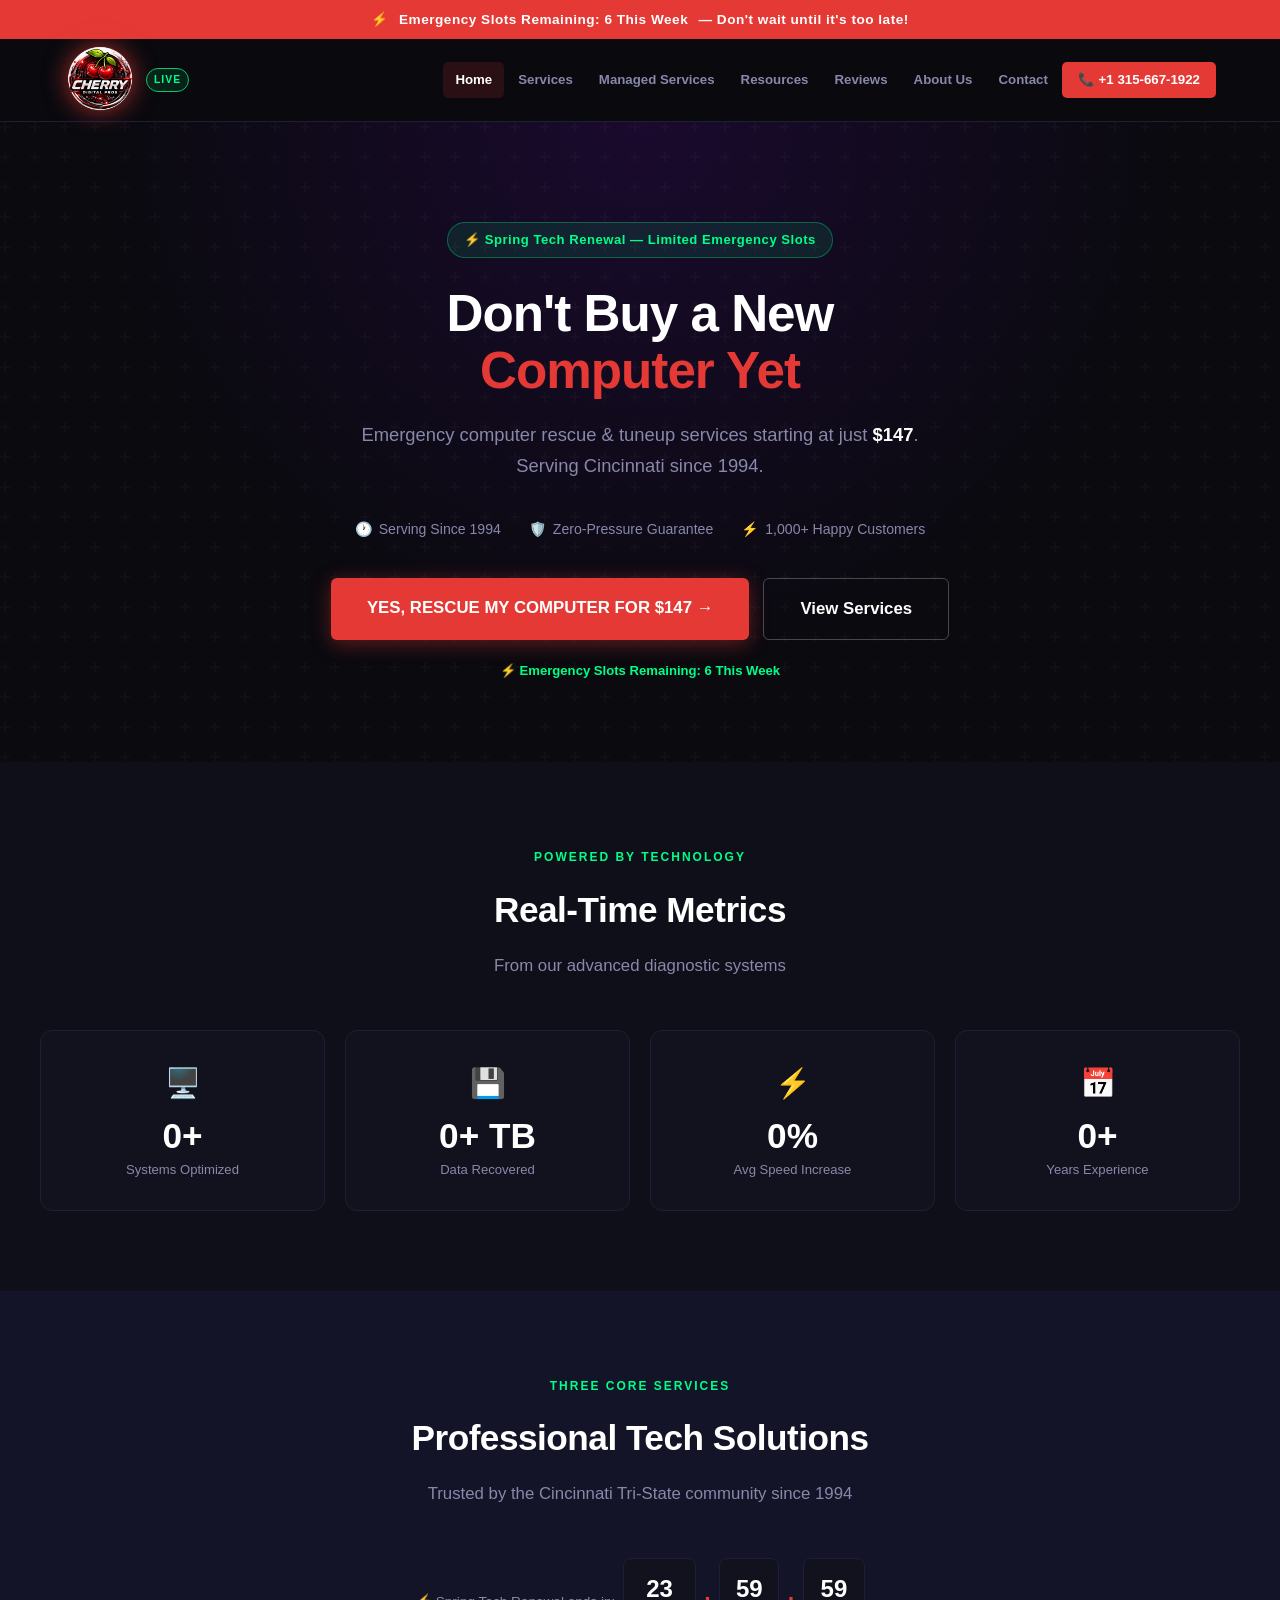
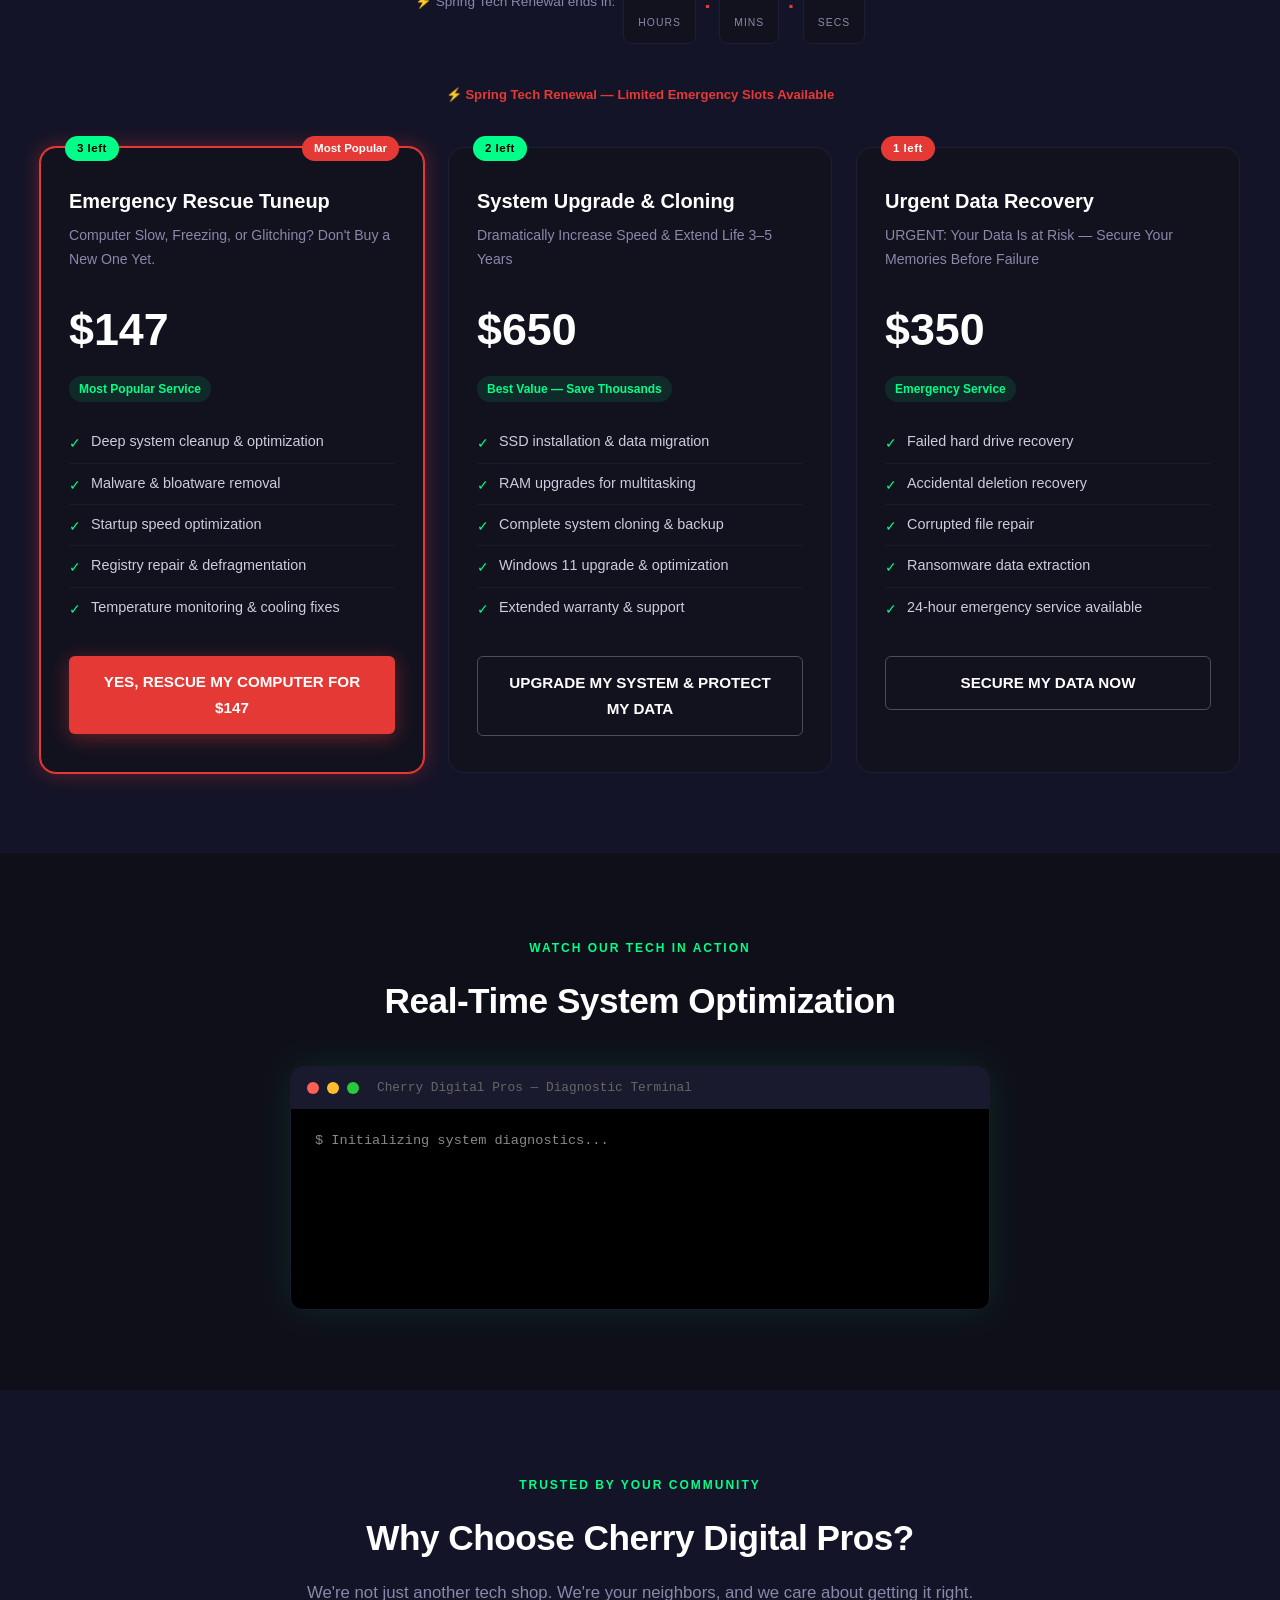
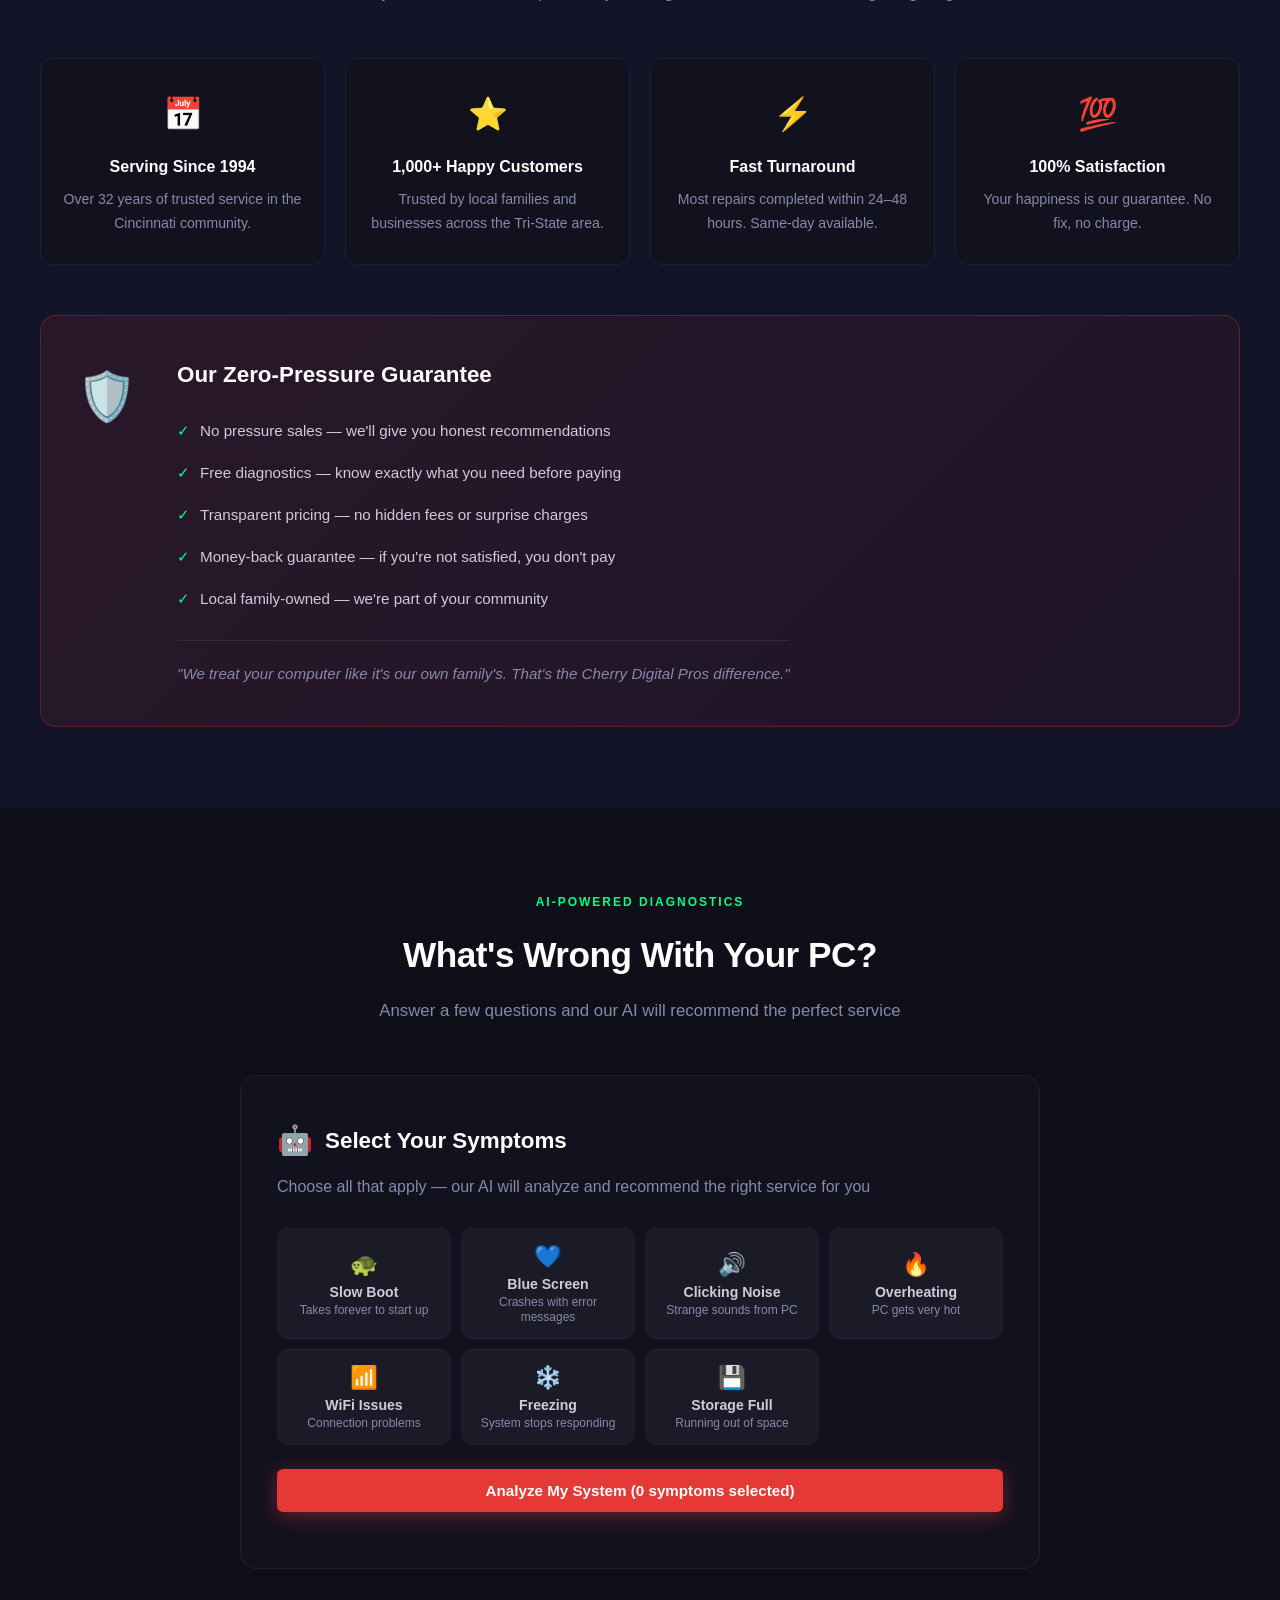
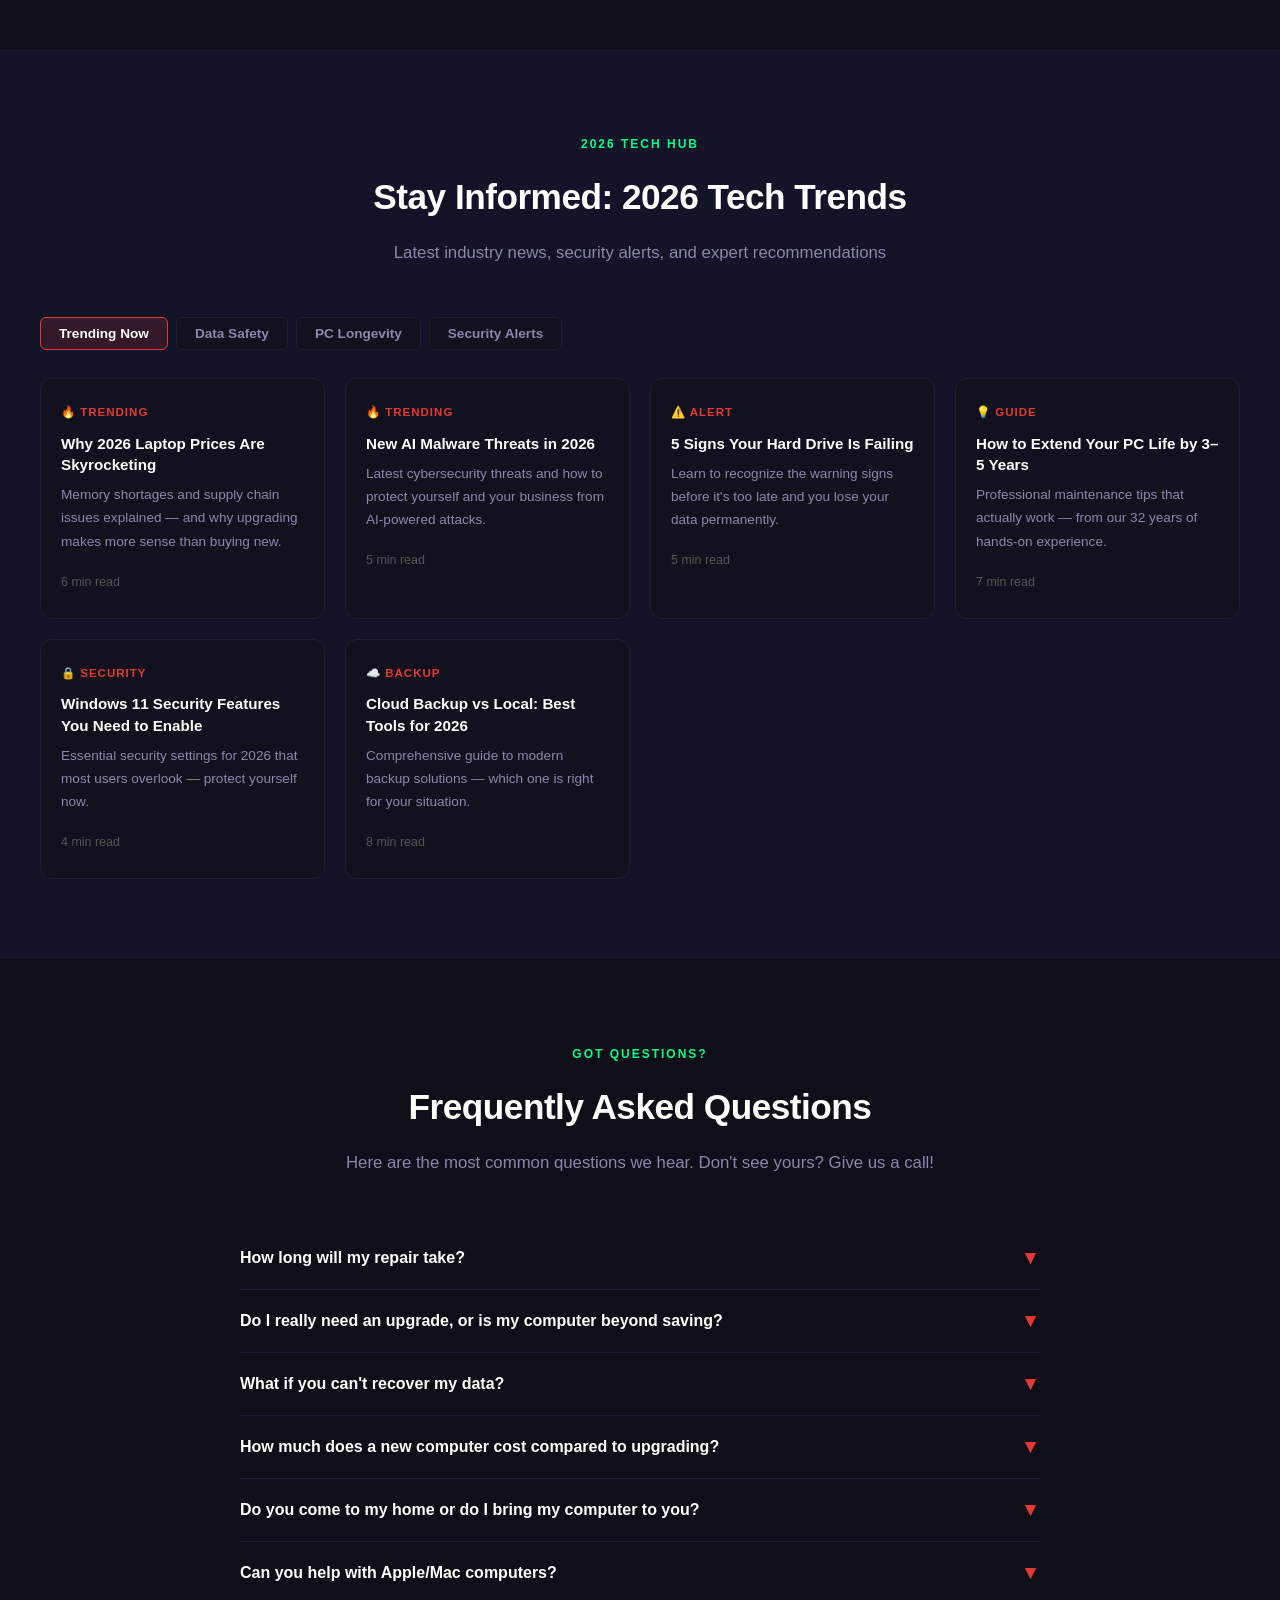
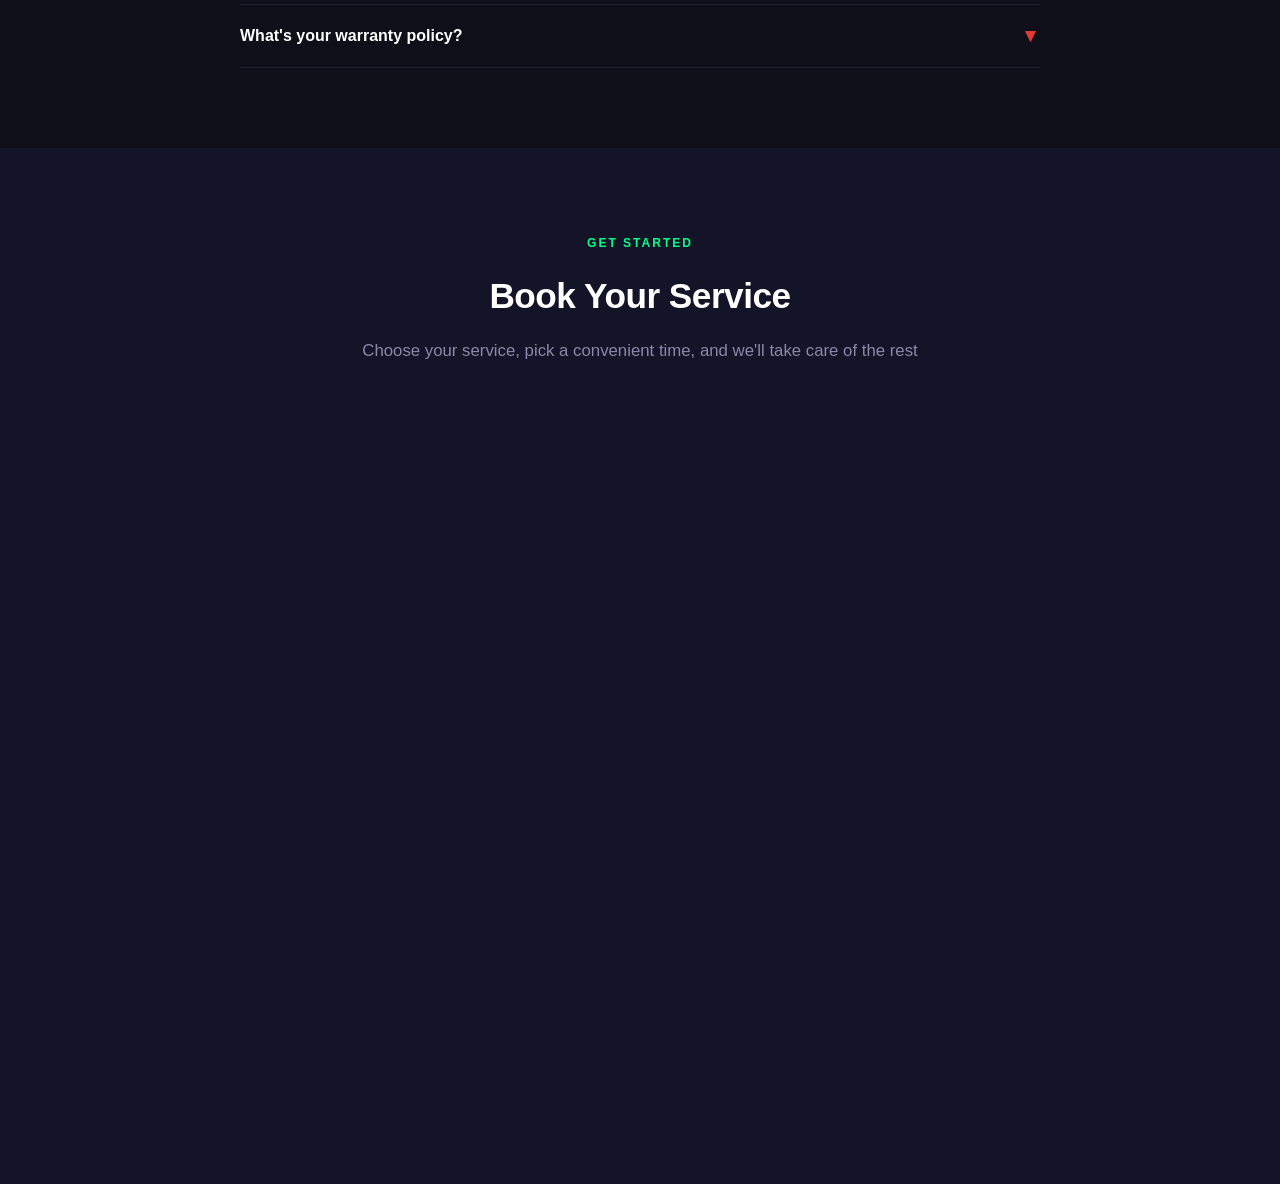
<file: index.html>
<!DOCTYPE html>
<html lang="en">
<head>
  <meta charset="UTF-8" />
  <meta name="viewport" content="width=device-width, initial-scale=1.0" />
  <title>Cherry Digital Pros – We Are the 911 for Computer Repair | Cincinnati</title>
  <meta name="description" content="Cherry Digital Pros — Emergency computer repair, tuneup ($147), data recovery, managed services, and AI diagnostics. Serving Cincinnati, OH & Tri-State since 1994." />
  <link rel="stylesheet" href="css/style.css" />
  <meta http-equiv="Content-Security-Policy" content="upgrade-insecure-requests">
</head>
<body>

  <!-- ALERT BAR -->
  <div class="alert-bar">
    ⚡ <span>Emergency Slots Remaining: 6 This Week</span> — Don't wait until it's too late!
  </div>

  <!-- HEADER -->
  <header>
    <div class="header-inner">
      <a href="index.html" class="logo">
        <img src="images/logo.png" alt="Cherry Digital Pros Logo" class="logo-img" />
        <span class="logo-live">LIVE</span>
      </a>
      <button class="hamburger" id="hamburger" aria-label="Toggle menu">
        <span></span><span></span><span></span>
      </button>
      <nav id="main-nav">
        <ul>
          <li><a href="index.html" class="active">Home</a></li>
          <li><a href="services.html">Services</a></li>
          <li><a href="managed.html">Managed Services</a></li>
          <li><a href="resources.html">Resources</a></li>
          <li><a href="reviews.html">Reviews</a></li>
          <li><a href="about.html">About Us</a></li>
          <li><a href="contact.html">Contact</a></li>
          <li><a href="tel:13156671922" class="nav-cta">📞 +1 315-667-1922</a></li>
        </ul>
      </nav>
    </div>
  </header>

  <!-- HERO -->
  <section class="hero">
    <div class="hero-content">
      <div class="hero-badge">⚡ Spring Tech Renewal — Limited Emergency Slots</div>
      <h1>Don't Buy a New<br><span class="highlight">Computer Yet</span></h1>
      <p>Emergency computer rescue &amp; tuneup services starting at just <strong style="color:#fff;">$147</strong>. Serving Cincinnati since 1994.</p>
      <div class="hero-trust">
        <span><span class="icon">🕐</span> Serving Since 1994</span>
        <span><span class="icon">🛡️</span> Zero-Pressure Guarantee</span>
        <span><span class="icon">⚡</span> 1,000+ Happy Customers</span>
      </div>
      <div class="hero-btns">
        <a href="https://go.cherrydigitalpros.ai/tuneup" target="_blank" rel="noopener" class="btn btn-red btn-lg">YES, RESCUE MY COMPUTER FOR $147 →</a>
        <a href="services.html" class="btn btn-outline btn-lg">View Services</a>
      </div>
      <div class="hero-slots">⚡ Emergency Slots Remaining: 6 This Week</div>
    </div>
  </section>

  <!-- STATS -->
  <section class="section section-dark">
    <div class="container">
      <div class="text-center" style="margin-bottom:40px;">
        <span class="section-label">Powered by Technology</span>
        <h2 class="section-title">Real-Time Metrics</h2>
        <p class="section-sub">From our advanced diagnostic systems</p>
      </div>
      <div class="stats-grid">
        <div class="stat-card">
          <div class="stat-icon">🖥️</div>
          <div class="stat-num" data-target="1000" data-suffix="+">0+</div>
          <div class="stat-label">Systems Optimized</div>
        </div>
        <div class="stat-card">
          <div class="stat-icon">💾</div>
          <div class="stat-num" data-target="500" data-suffix="+ TB">0+ TB</div>
          <div class="stat-label">Data Recovered</div>
        </div>
        <div class="stat-card">
          <div class="stat-icon">⚡</div>
          <div class="stat-num" data-target="200" data-suffix="%">0%</div>
          <div class="stat-label">Avg Speed Increase</div>
        </div>
        <div class="stat-card">
          <div class="stat-icon">📅</div>
          <div class="stat-num" data-target="32" data-suffix="+">0+</div>
          <div class="stat-label">Years Experience</div>
        </div>
      </div>
    </div>
  </section>

  <!-- PRICING / SERVICES -->
  <section class="section section-darker" id="services">
    <div class="container">
      <div class="pricing-header text-center">
        <span class="section-label">Three Core Services</span>
        <h2 class="section-title">Professional Tech Solutions</h2>
        <p class="section-sub">Trusted by the Cincinnati Tri-State community since 1994</p>

        <!-- COUNTDOWN -->
        <div class="countdown-wrap">
          <span>⚡ Spring Tech Renewal ends in:</span>
          <div class="countdown-box"><span class="countdown-num" id="cd-hours">23</span><span class="countdown-label">Hours</span></div>
          <span class="countdown-sep">:</span>
          <div class="countdown-box"><span class="countdown-num" id="cd-mins">59</span><span class="countdown-label">Mins</span></div>
          <span class="countdown-sep">:</span>
          <div class="countdown-box"><span class="countdown-num" id="cd-secs">59</span><span class="countdown-label">Secs</span></div>
        </div>
        <p style="font-size:0.82rem;color:#e53935;font-weight:700;margin-bottom:40px;">⚡ Spring Tech Renewal — Limited Emergency Slots Available</p>
      </div>

      <div class="pricing-grid">

        <!-- TUNEUP -->
        <div class="pricing-card featured">
          <span class="slots-badge">3 left</span>
          <span class="popular-badge">Most Popular</span>
          <h3>Emergency Rescue Tuneup</h3>
          <p class="tagline">Computer Slow, Freezing, or Glitching? Don't Buy a New One Yet.</p>
          <div class="price-row">
            <span class="price-amount">$147</span>
          </div>
          <span class="price-tag">Most Popular Service</span>
          <ul class="features-list">
            <li><span class="check">✓</span> Deep system cleanup &amp; optimization</li>
            <li><span class="check">✓</span> Malware &amp; bloatware removal</li>
            <li><span class="check">✓</span> Startup speed optimization</li>
            <li><span class="check">✓</span> Registry repair &amp; defragmentation</li>
            <li><span class="check">✓</span> Temperature monitoring &amp; cooling fixes</li>
          </ul>
          <a href="https://go.cherrydigitalpros.ai/tuneup" target="_blank" rel="noopener" class="btn btn-red btn-full">YES, RESCUE MY COMPUTER FOR $147</a>
        </div>

        <!-- UPGRADE -->
        <div class="pricing-card">
          <span class="slots-badge">2 left</span>
          <h3>System Upgrade &amp; Cloning</h3>
          <p class="tagline">Dramatically Increase Speed &amp; Extend Life 3–5 Years</p>
          <div class="price-row">
            <span class="price-amount">$650</span>
          </div>
          <span class="price-tag">Best Value — Save Thousands</span>
          <ul class="features-list">
            <li><span class="check">✓</span> SSD installation &amp; data migration</li>
            <li><span class="check">✓</span> RAM upgrades for multitasking</li>
            <li><span class="check">✓</span> Complete system cloning &amp; backup</li>
            <li><span class="check">✓</span> Windows 11 upgrade &amp; optimization</li>
            <li><span class="check">✓</span> Extended warranty &amp; support</li>
          </ul>
          <a href="https://go.cherrydigitalpros.ai/tuneup" target="_blank" rel="noopener" class="btn btn-outline btn-full">UPGRADE MY SYSTEM &amp; PROTECT MY DATA</a>
        </div>

        <!-- DATA RECOVERY -->
        <div class="pricing-card">
          <span class="slots-badge urgent">1 left</span>
          <h3>Urgent Data Recovery</h3>
          <p class="tagline">URGENT: Your Data Is at Risk — Secure Your Memories Before Failure</p>
          <div class="price-row">
            <span class="price-amount">$350</span>
          </div>
          <span class="price-tag">Emergency Service</span>
          <ul class="features-list">
            <li><span class="check">✓</span> Failed hard drive recovery</li>
            <li><span class="check">✓</span> Accidental deletion recovery</li>
            <li><span class="check">✓</span> Corrupted file repair</li>
            <li><span class="check">✓</span> Ransomware data extraction</li>
            <li><span class="check">✓</span> 24-hour emergency service available</li>
          </ul>
          <a href="https://go.cherrydigitalpros.ai/tuneup" target="_blank" rel="noopener" class="btn btn-outline btn-full">SECURE MY DATA NOW</a>
        </div>

      </div>
    </div>
  </section>

  <!-- TERMINAL -->
  <section class="section section-dark">
    <div class="container">
      <div class="text-center" style="margin-bottom:36px;">
        <span class="section-label">Watch Our Tech in Action</span>
        <h2 class="section-title">Real-Time System Optimization</h2>
      </div>
      <div class="terminal-wrap">
        <div class="terminal-bar">
          <span class="t-dot t-red"></span>
          <span class="t-dot t-yellow"></span>
          <span class="t-dot t-green"></span>
          <span class="t-title">Cherry Digital Pros — Diagnostic Terminal</span>
        </div>
        <div class="terminal-body" id="terminal-body">
          <span class="t-line t-prompt">$ Initializing system diagnostics...</span>
        </div>
      </div>
    </div>
  </section>

  <!-- WHY US -->
  <section class="section section-darker">
    <div class="container">
      <div class="text-center" style="margin-bottom:40px;">
        <span class="section-label">Trusted By Your Community</span>
        <h2 class="section-title">Why Choose Cherry Digital Pros?</h2>
        <p class="section-sub">We're not just another tech shop. We're your neighbors, and we care about getting it right.</p>
      </div>
      <div class="why-grid">
        <div class="why-card">
          <div class="why-icon">📅</div>
          <h3>Serving Since 1994</h3>
          <p>Over 32 years of trusted service in the Cincinnati community.</p>
        </div>
        <div class="why-card">
          <div class="why-icon">⭐</div>
          <h3>1,000+ Happy Customers</h3>
          <p>Trusted by local families and businesses across the Tri-State area.</p>
        </div>
        <div class="why-card">
          <div class="why-icon">⚡</div>
          <h3>Fast Turnaround</h3>
          <p>Most repairs completed within 24–48 hours. Same-day available.</p>
        </div>
        <div class="why-card">
          <div class="why-icon">💯</div>
          <h3>100% Satisfaction</h3>
          <p>Your happiness is our guarantee. No fix, no charge.</p>
        </div>
      </div>

      <div class="guarantee-box">
        <div class="g-icon">🛡️</div>
        <div>
          <h3>Our Zero-Pressure Guarantee</h3>
          <ul class="guarantee-list">
            <li><span class="g-check">✓</span> No pressure sales — we'll give you honest recommendations</li>
            <li><span class="g-check">✓</span> Free diagnostics — know exactly what you need before paying</li>
            <li><span class="g-check">✓</span> Transparent pricing — no hidden fees or surprise charges</li>
            <li><span class="g-check">✓</span> Money-back guarantee — if you're not satisfied, you don't pay</li>
            <li><span class="g-check">✓</span> Local family-owned — we're part of your community</li>
          </ul>
          <p class="guarantee-quote">"We treat your computer like it's our own family's. That's the Cherry Digital Pros difference."</p>
        </div>
      </div>
    </div>
  </section>

  <!-- AI DIAGNOSTIC -->
  <section class="section section-dark" id="diagnose">
    <div class="container">
      <div class="text-center" style="margin-bottom:40px;">
        <span class="section-label">AI-Powered Diagnostics</span>
        <h2 class="section-title">What's Wrong With Your PC?</h2>
        <p class="section-sub">Answer a few questions and our AI will recommend the perfect service</p>
      </div>
      <div class="ai-diag">
        <div class="ai-diag-header">
          <span class="ai-icon">🤖</span>
          <h3>Select Your Symptoms</h3>
        </div>
        <p>Choose all that apply — our AI will analyze and recommend the right service for you</p>
        <div class="symptoms-grid">
          <button class="symptom-btn" data-symptom="slow-boot">
            <span class="s-icon">🐢</span>
            <span class="s-name">Slow Boot</span>
            <span class="s-desc">Takes forever to start up</span>
          </button>
          <button class="symptom-btn" data-symptom="blue-screen">
            <span class="s-icon">💙</span>
            <span class="s-name">Blue Screen</span>
            <span class="s-desc">Crashes with error messages</span>
          </button>
          <button class="symptom-btn" data-symptom="clicking">
            <span class="s-icon">🔊</span>
            <span class="s-name">Clicking Noise</span>
            <span class="s-desc">Strange sounds from PC</span>
          </button>
          <button class="symptom-btn" data-symptom="overheating">
            <span class="s-icon">🔥</span>
            <span class="s-name">Overheating</span>
            <span class="s-desc">PC gets very hot</span>
          </button>
          <button class="symptom-btn" data-symptom="wifi">
            <span class="s-icon">📶</span>
            <span class="s-name">WiFi Issues</span>
            <span class="s-desc">Connection problems</span>
          </button>
          <button class="symptom-btn" data-symptom="freezing">
            <span class="s-icon">❄️</span>
            <span class="s-name">Freezing</span>
            <span class="s-desc">System stops responding</span>
          </button>
          <button class="symptom-btn" data-symptom="storage">
            <span class="s-icon">💾</span>
            <span class="s-name">Storage Full</span>
            <span class="s-desc">Running out of space</span>
          </button>
        </div>
        <button class="btn btn-red btn-full" id="analyze-btn" style="margin-bottom:16px;">Analyze My System (0 symptoms selected)</button>
        <div class="ai-result" id="ai-result">
          <h4></h4>
          <p></p>
          <a href="https://go.cherrydigitalpros.ai/tuneup" target="_blank" rel="noopener" class="btn btn-red">Book This Service Now →</a>
        </div>
      </div>
    </div>
  </section>

  <!-- TECH HUB -->
  <section class="section section-darker">
    <div class="container">
      <div class="text-center" style="margin-bottom:16px;">
        <span class="section-label">2026 Tech Hub</span>
        <h2 class="section-title">Stay Informed: 2026 Tech Trends</h2>
        <p class="section-sub">Latest industry news, security alerts, and expert recommendations</p>
      </div>
      <div class="tech-tabs">
        <button class="tech-tab active">Trending Now</button>
        <button class="tech-tab">Data Safety</button>
        <button class="tech-tab">PC Longevity</button>
        <button class="tech-tab">Security Alerts</button>
      </div>
      <div class="articles-grid">
        <div class="article-card">
          <div class="article-tag">🔥 Trending</div>
          <h4>Why 2026 Laptop Prices Are Skyrocketing</h4>
          <p>Memory shortages and supply chain issues explained — and why upgrading makes more sense than buying new.</p>
          <span class="article-meta">6 min read</span>
        </div>
        <div class="article-card">
          <div class="article-tag">🔥 Trending</div>
          <h4>New AI Malware Threats in 2026</h4>
          <p>Latest cybersecurity threats and how to protect yourself and your business from AI-powered attacks.</p>
          <span class="article-meta">5 min read</span>
        </div>
        <div class="article-card">
          <div class="article-tag">⚠️ Alert</div>
          <h4>5 Signs Your Hard Drive Is Failing</h4>
          <p>Learn to recognize the warning signs before it's too late and you lose your data permanently.</p>
          <span class="article-meta">5 min read</span>
        </div>
        <div class="article-card">
          <div class="article-tag">💡 Guide</div>
          <h4>How to Extend Your PC Life by 3–5 Years</h4>
          <p>Professional maintenance tips that actually work — from our 32 years of hands-on experience.</p>
          <span class="article-meta">7 min read</span>
        </div>
        <div class="article-card">
          <div class="article-tag">🔒 Security</div>
          <h4>Windows 11 Security Features You Need to Enable</h4>
          <p>Essential security settings for 2026 that most users overlook — protect yourself now.</p>
          <span class="article-meta">4 min read</span>
        </div>
        <div class="article-card">
          <div class="article-tag">☁️ Backup</div>
          <h4>Cloud Backup vs Local: Best Tools for 2026</h4>
          <p>Comprehensive guide to modern backup solutions — which one is right for your situation.</p>
          <span class="article-meta">8 min read</span>
        </div>
      </div>
    </div>
  </section>

  <!-- FAQ -->
  <section class="section section-dark">
    <div class="container">
      <div class="text-center" style="margin-bottom:40px;">
        <span class="section-label">Got Questions?</span>
        <h2 class="section-title">Frequently Asked Questions</h2>
        <p class="section-sub">Here are the most common questions we hear. Don't see yours? Give us a call!</p>
      </div>
      <div class="faq-list">
        <div class="faq-item">
          <button class="faq-q">How long will my repair take? <span class="arrow">▼</span></button>
          <div class="faq-a">Most repairs are completed within 24–48 hours. Emergency same-day service is available for urgent situations. We'll give you an accurate time estimate after our free diagnostic.</div>
        </div>
        <div class="faq-item">
          <button class="faq-q">Do I really need an upgrade, or is my computer beyond saving? <span class="arrow">▼</span></button>
          <div class="faq-a">We'll give you an honest assessment. In most cases, a $147 tuneup or hardware upgrade is far more cost-effective than buying a new computer. We'll never recommend something you don't need.</div>
        </div>
        <div class="faq-item">
          <button class="faq-q">What if you can't recover my data? <span class="arrow">▼</span></button>
          <div class="faq-a">We operate on a "no data, no charge" policy for data recovery. If we can't recover your data, you don't pay for the recovery service. We partner with SalvageData for advanced recovery cases.</div>
        </div>
        <div class="faq-item">
          <button class="faq-q">How much does a new computer cost compared to upgrading? <span class="arrow">▼</span></button>
          <div class="faq-a">A new computer typically costs $600–$1,500+. Our System Upgrade &amp; Cloning service at $650 gives your existing machine 3–5 more years of life with dramatically improved performance — often a better investment.</div>
        </div>
        <div class="faq-item">
          <button class="faq-q">Do you come to my home or do I bring my computer to you? <span class="arrow">▼</span></button>
          <div class="faq-a">Both! We offer in-home service, drop-off service, and remote support via Splashtop SOS or AnyDesk. We serve all of Cincinnati and the Tri-State area.</div>
        </div>
        <div class="faq-item">
          <button class="faq-q">Can you help with Apple/Mac computers? <span class="arrow">▼</span></button>
          <div class="faq-a">Yes! We service both Windows PCs and Apple Mac computers. Our technicians are experienced with macOS software, hardware, and data recovery.</div>
        </div>
        <div class="faq-item">
          <button class="faq-q">What's your warranty policy? <span class="arrow">▼</span></button>
          <div class="faq-a">All our repairs come with a satisfaction guarantee. If the same issue returns within 30 days of service, we'll fix it at no additional charge. We stand behind our work.</div>
        </div>
      </div>
    </div>
  </section>

  <!-- CONTACT / GET STARTED -->
  <section class="section section-darker" id="contact">
    <div class="container">
      <div class="text-center" style="margin-bottom:50px;">
        <span class="section-label">Get Started</span>
        <h2 class="section-title">Book Your Service</h2>
        <p class="section-sub">Choose your service, pick a convenient time, and we'll take care of the rest</p>
      </div>
      <div class="contact-grid">
        <div>
          <!-- Kenji AI Booking Widget -->
          <iframe src="https://safeclick.kenjiai.com/widget/booking/LBjprwrTCBkRez0bIyig"
            style="width:100%;min-height:680px;border:none;overflow:hidden;border-radius:12px;"
            scrolling="no"
            id="LBjprwrTCBkRez0bIyig_1774141091021"
            title="Book Your Service"></iframe>
          <script src="https://safeclick.kenjiai.com/js/form_embed.js" type="text/javascript"><\/script>
        </div>
        <div class="contact-info-box">
          <h3>Contact Info</h3>
          <div class="ci-item">
            <div class="ci-icon">📞</div>
            <div class="ci-text">
              <strong>Phone / Text</strong>
              <span><a href="tel:13156671922">+1 315-667-1922</a></span>
            </div>
          </div>
          <div class="ci-item">
            <div class="ci-icon">📧</div>
            <div class="ci-text">
              <strong>Email</strong>
              <span><a href="mailto:info@cherrydigitalpros.com">info@cherrydigitalpros.com</a></span>
            </div>
          </div>
          <div class="ci-item">
            <div class="ci-icon">📍</div>
            <div class="ci-text">
              <strong>Service Area</strong>
              <span>Cincinnati &amp; Tri-State Area</span>
            </div>
          </div>
          <div class="ci-item">
            <div class="ci-icon">🖥️</div>
            <div class="ci-text">
              <strong>Remote Support</strong>
              <span><a href="https://sos.splashtop.com" target="_blank" rel="noopener">sos.splashtop.com</a></span>
            </div>
          </div>
          <div style="margin-top:28px;">
            <p style="font-size:0.82rem;color:var(--gray);margin-bottom:14px;">Prefer to speak with someone?</p>
            <a href="tel:13156671922" class="btn btn-red btn-full">📞 Call +1 315-667-1922</a>
          </div>
          <div style="margin-top:14px;">
            <a href="https://sos.splashtop.com" target="_blank" rel="noopener" class="btn btn-outline btn-full">🖥️ Launch Remote Support</a>
          </div>
        </div>
      </div>
    </div>
  </section>

  <!-- FOOTER -->
  <footer>
    <div class="footer-inner">
      <div class="footer-brand">
        <div class="logo"><img src="images/logo.png" alt="Cherry Digital Pros Logo" class="logo-img" style="height:44px;width:44px;" /></div>
        <p>Premium tech services for the Cincinnati Tri-State area. Serving our community since 1994.</p>
      </div>
      <div class="footer-col">
        <h4>Services</h4>
        <ul>
          <li><a href="https://go.cherrydigitalpros.ai/tuneup" target="_blank" rel="noopener">Emergency Tuneup ($147)</a></li>
          <li><a href="contact.html">System Upgrade ($650)</a></li>
          <li><a href="contact.html">Data Recovery ($350)</a></li>
          <li><a href="managed.html">Managed Services</a></li>
          <li><a href="contact.html">Free Consultation</a></li>
        </ul>
      </div>
      <div class="footer-col">
        <h4>Resources</h4>
        <ul>
          <li><a href="resources.html">Remote Support (Splashtop)</a></li>
          <li><a href="resources.html">Download AnyDesk</a></li>
          <li><a href="resources.html">SalvageData Recovery</a></li>
          <li><a href="reviews.html">Client Reviews</a></li>
          <li><a href="about.html">About Us</a></li>
        </ul>
      </div>
      <div class="footer-col">
        <h4>Contact</h4>
        <p>📞 <a href="tel:13156671922">+1 315-667-1922</a></p>
        <p>📧 <a href="mailto:info@cherrydigitalpros.com">info@cherrydigitalpros.com</a></p>
        <p>📍 Cincinnati, OH</p>
        <p style="margin-top:14px;"><a href="https://sos.splashtop.com" target="_blank" rel="noopener" class="btn btn-red" style="font-size:0.8rem;padding:8px 14px;">Remote Support</a></p>
      </div>
    </div>
    <div class="footer-bottom">
      <p>&copy; 2026 Cherry Digital Pros. All rights reserved. | Cincinnati, OH &amp; Tri-State Area</p>
    </div>
  </footer>

  <script src="js/main.js"></script>
  <!-- LeadConnector Chat Widget -->
  <script
    src="https://widgets.leadconnectorhq.com/loader.js"
    data-resources-url="https://widgets.leadconnectorhq.com/chat-widget/loader.js"
    data-widget-id="6981558eed265976974d0340">
  </script>
</body>
</html>
</file>
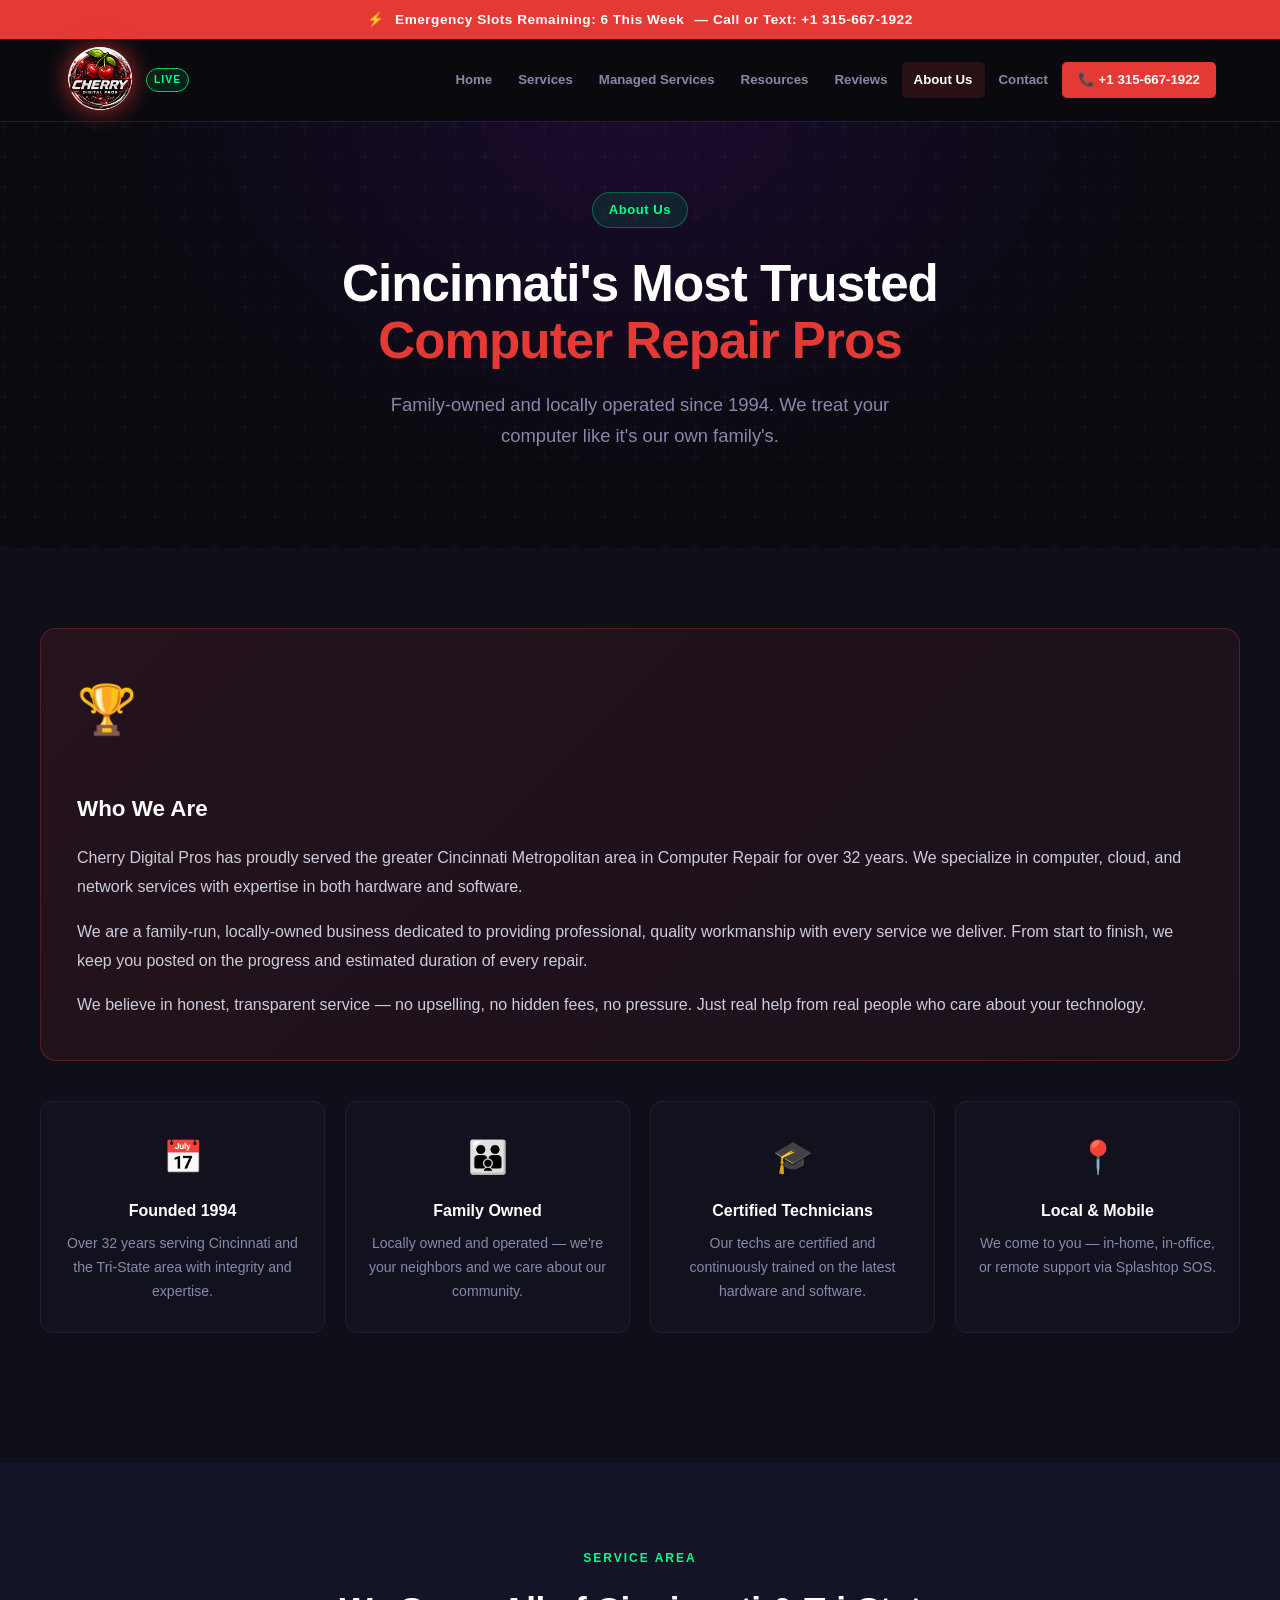
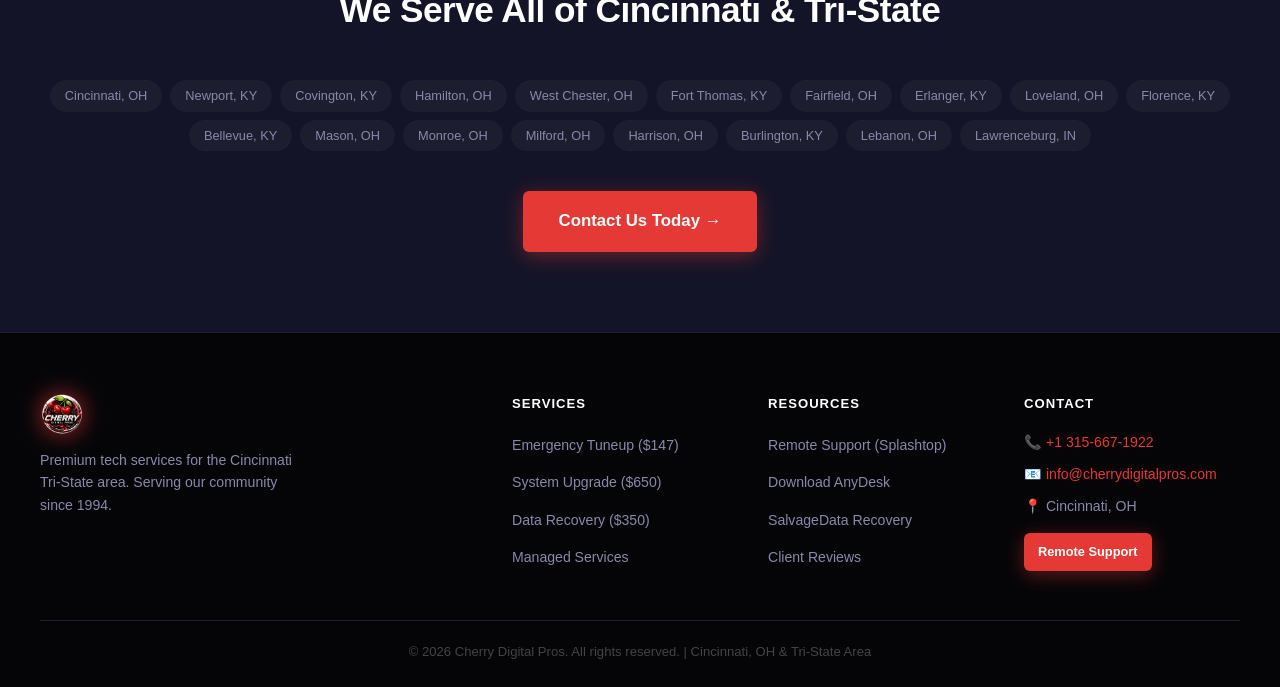
<file: about.html>
<!DOCTYPE html>
<html lang="en">
<head>
  <meta charset="UTF-8" />
  <meta name="viewport" content="width=device-width, initial-scale=1.0" />
  <title>About Us - Cherry Digital Pros | Cincinnati Since 1994</title>
  <meta name="description" content="Learn about Cherry Digital Pros, Cincinnati's trusted family-owned computer repair and IT services company since 1994." />
  <link rel="stylesheet" href="css/style.css" />
  <meta http-equiv="Content-Security-Policy" content="upgrade-insecure-requests">
</head>
<body>
  <div class="alert-bar">&#9889; <span>Emergency Slots Remaining: 6 This Week</span> &mdash; Call or Text: <a href="tel:13156671922" style="color:#fff;font-weight:900;">+1 315-667-1922</a></div>
  <header>
    <div class="header-inner">
      <a href="index.html" class="logo">
        <img src="images/logo.png" alt="Cherry Digital Pros Logo" class="logo-img" />
        <span class="logo-live">LIVE</span>
      </a>
      <button class="hamburger" id="hamburger" aria-label="Toggle menu"><span></span><span></span><span></span></button>
      <nav id="main-nav">
        <ul>
          <li><a href="index.html">Home</a></li>
          <li><a href="services.html" >Services</a></li>
          <li><a href="managed.html" >Managed Services</a></li>
          <li><a href="resources.html">Resources</a></li>
          <li><a href="reviews.html" >Reviews</a></li>
          <li><a href="about.html" class="active">About Us</a></li>
          <li><a href="contact.html" >Contact</a></li>
          <li><a href="tel:13156671922" class="nav-cta">&#128222; +1 315-667-1922</a></li>
        </ul>
      </nav>
    </div>
  </header>
  <section class="hero" style="padding:70px 24px 60px;">
    <div class="hero-content">
      <div class="hero-badge">About Us</div>
      <h1>Cincinnati's Most Trusted<br><span class="highlight">Computer Repair Pros</span></h1>
      <p>Family-owned and locally operated since 1994. We treat your computer like it's our own family's.</p>
    </div>
  </section>

  <section class="section section-dark">
    <div class="container">
      <div class="guarantee-box">
        <div class="g-icon">&#127942;</div>
        <div>
          <h3>Who We Are</h3>
          <p style="color:var(--light-text);margin-bottom:16px;line-height:1.8;">Cherry Digital Pros has proudly served the greater Cincinnati Metropolitan area in Computer Repair for over 32 years. We specialize in computer, cloud, and network services with expertise in both hardware and software.</p>
          <p style="color:var(--light-text);margin-bottom:16px;line-height:1.8;">We are a family-run, locally-owned business dedicated to providing professional, quality workmanship with every service we deliver. From start to finish, we keep you posted on the progress and estimated duration of every repair.</p>
          <p style="color:var(--light-text);line-height:1.8;">We believe in honest, transparent service &mdash; no upselling, no hidden fees, no pressure. Just real help from real people who care about your technology.</p>
        </div>
      </div>
      <div class="why-grid" style="margin-top:40px;">
        <div class="why-card"><div class="why-icon">&#128197;</div><h3>Founded 1994</h3><p>Over 32 years serving Cincinnati and the Tri-State area with integrity and expertise.</p></div>
        <div class="why-card"><div class="why-icon">&#128106;</div><h3>Family Owned</h3><p>Locally owned and operated &mdash; we're your neighbors and we care about our community.</p></div>
        <div class="why-card"><div class="why-icon">&#127891;</div><h3>Certified Technicians</h3><p>Our techs are certified and continuously trained on the latest hardware and software.</p></div>
        <div class="why-card"><div class="why-icon">&#128205;</div><h3>Local &amp; Mobile</h3><p>We come to you &mdash; in-home, in-office, or remote support via Splashtop SOS.</p></div>
      </div>
    </div>
  </section>

  <section class="section section-darker">
    <div class="container">
      <div class="text-center" style="margin-bottom:40px;">
        <span class="section-label">Service Area</span>
        <h2 class="section-title">We Serve All of Cincinnati &amp; Tri-State</h2>
      </div>
      <div class="areas-list" style="justify-content:center;">
        <span class="area-tag">Cincinnati, OH</span><span class="area-tag">Newport, KY</span>
        <span class="area-tag">Covington, KY</span><span class="area-tag">Hamilton, OH</span>
        <span class="area-tag">West Chester, OH</span><span class="area-tag">Fort Thomas, KY</span>
        <span class="area-tag">Fairfield, OH</span><span class="area-tag">Erlanger, KY</span>
        <span class="area-tag">Loveland, OH</span><span class="area-tag">Florence, KY</span>
        <span class="area-tag">Bellevue, KY</span><span class="area-tag">Mason, OH</span>
        <span class="area-tag">Monroe, OH</span><span class="area-tag">Milford, OH</span>
        <span class="area-tag">Harrison, OH</span><span class="area-tag">Burlington, KY</span>
        <span class="area-tag">Lebanon, OH</span><span class="area-tag">Lawrenceburg, IN</span>
      </div>
      <div class="text-center" style="margin-top:40px;">
        <a href="https://go.cherrydigitalpros.ai/tuneup" target="_blank" rel="noopener" class="btn btn-red btn-lg">Contact Us Today &rarr;</a>
      </div>
    </div>
  </section>
  <footer>
    <div class="footer-inner">
      <div class="footer-brand">
        <div class="logo"><img src="images/logo.png" alt="Cherry Digital Pros Logo" class="logo-img" style="height:44px;width:44px;" /></div>
        <p>Premium tech services for the Cincinnati Tri-State area. Serving our community since 1994.</p>
      </div>
      <div class="footer-col">
        <h4>Services</h4>
        <ul>
          <li><a href="https://go.cherrydigitalpros.ai/tuneup" target="_blank" rel="noopener">Emergency Tuneup ($147)</a></li>
          <li><a href="contact.html">System Upgrade ($650)</a></li>
          <li><a href="contact.html">Data Recovery ($350)</a></li>
          <li><a href="managed.html">Managed Services</a></li>
        </ul>
      </div>
      <div class="footer-col">
        <h4>Resources</h4>
        <ul>
          <li><a href="resources.html">Remote Support (Splashtop)</a></li>
          <li><a href="resources.html">Download AnyDesk</a></li>
          <li><a href="resources.html">SalvageData Recovery</a></li>
          <li><a href="reviews.html">Client Reviews</a></li>
        </ul>
      </div>
      <div class="footer-col">
        <h4>Contact</h4>
        <p>&#128222; <a href="tel:13156671922">+1 315-667-1922</a></p>
        <p>&#128231; <a href="mailto:info@cherrydigitalpros.com">info@cherrydigitalpros.com</a></p>
        <p>&#128205; Cincinnati, OH</p>
        <p style="margin-top:14px;"><a href="https://sos.splashtop.com" target="_blank" rel="noopener" class="btn btn-red" style="font-size:0.8rem;padding:8px 14px;">Remote Support</a></p>
      </div>
    </div>
    <div class="footer-bottom">
      <p>&copy; 2026 Cherry Digital Pros. All rights reserved. | Cincinnati, OH &amp; Tri-State Area</p>
    </div>
  </footer>
  <script src="js/main.js"></script>
  <!-- LeadConnector Chat Widget -->
  <script
    src="https://widgets.leadconnectorhq.com/loader.js"
    data-resources-url="https://widgets.leadconnectorhq.com/chat-widget/loader.js"
    data-widget-id="6981558eed265976974d0340">
  </script>
</body>
</html>
</file>
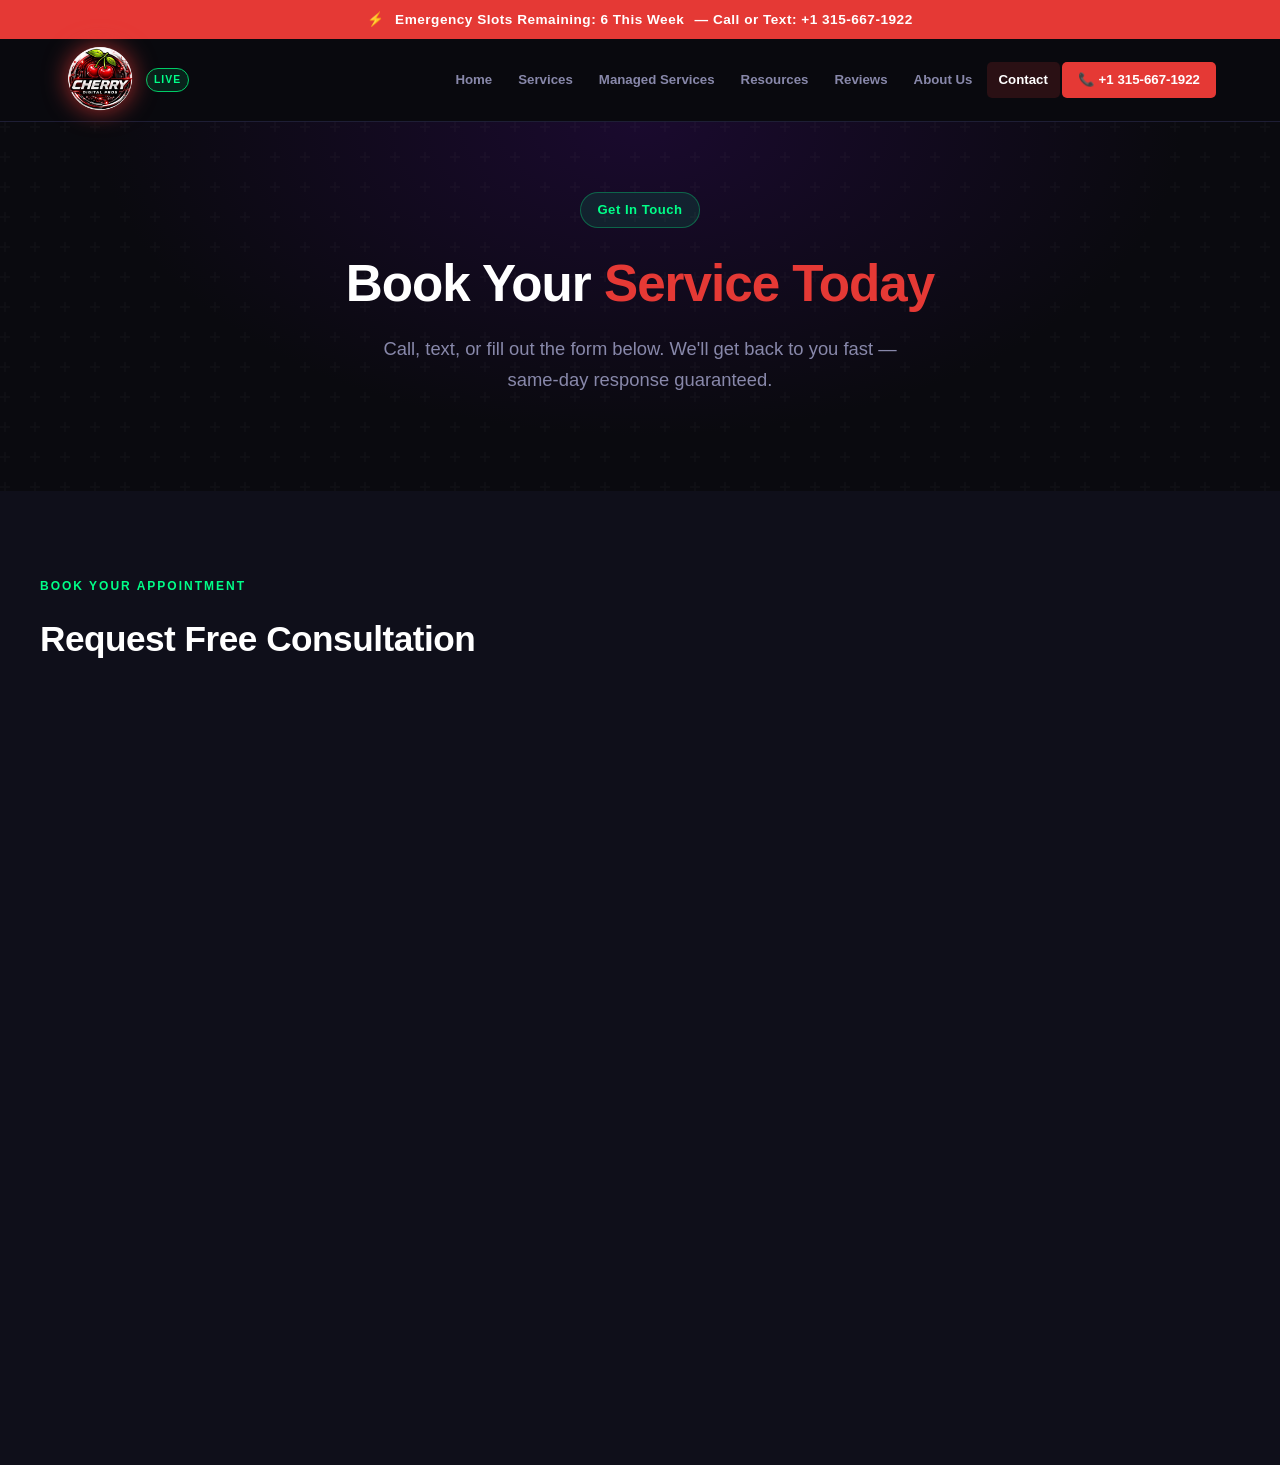
<file: contact.html>
<!DOCTYPE html>
<html lang="en">
<head>
  <meta charset="UTF-8" />
  <meta name="viewport" content="width=device-width, initial-scale=1.0" />
  <title>Contact Us - Cherry Digital Pros | +1 315-667-1922</title>
  <meta name="description" content="Contact Cherry Digital Pros for computer repair, tuneup, data recovery, and IT services in Cincinnati, OH." />
  <link rel="stylesheet" href="css/style.css" />
  <meta http-equiv="Content-Security-Policy" content="upgrade-insecure-requests">
</head>
<body>
  <div class="alert-bar">&#9889; <span>Emergency Slots Remaining: 6 This Week</span> &mdash; Call or Text: <a href="tel:13156671922" style="color:#fff;font-weight:900;">+1 315-667-1922</a></div>
  <header>
    <div class="header-inner">
      <a href="index.html" class="logo">
        <img src="images/logo.png" alt="Cherry Digital Pros Logo" class="logo-img" />
        <span class="logo-live">LIVE</span>
      </a>
      <button class="hamburger" id="hamburger" aria-label="Toggle menu"><span></span><span></span><span></span></button>
      <nav id="main-nav">
        <ul>
          <li><a href="index.html">Home</a></li>
          <li><a href="services.html" >Services</a></li>
          <li><a href="managed.html" >Managed Services</a></li>
          <li><a href="resources.html">Resources</a></li>
          <li><a href="reviews.html" >Reviews</a></li>
          <li><a href="about.html" >About Us</a></li>
          <li><a href="contact.html" class="active">Contact</a></li>
          <li><a href="tel:13156671922" class="nav-cta">&#128222; +1 315-667-1922</a></li>
        </ul>
      </nav>
    </div>
  </header>
  <section class="hero" style="padding:70px 24px 60px;">
    <div class="hero-content">
      <div class="hero-badge">Get In Touch</div>
      <h1>Book Your <span class="highlight">Service Today</span></h1>
      <p>Call, text, or fill out the form below. We'll get back to you fast &mdash; same-day response guaranteed.</p>
    </div>
  </section>

  <section class="section section-dark">
    <div class="container">
      <div class="contact-grid">
        <div>
          <span class="section-label">Book Your Appointment</span>
          <h2 class="section-title" style="margin-bottom:28px;">Request Free Consultation</h2>
          <!-- Kenji AI Booking Widget -->
          <iframe src="https://safeclick.kenjiai.com/widget/booking/LBjprwrTCBkRez0bIyig"
            style="width:100%;min-height:680px;border:none;overflow:hidden;border-radius:12px;"
            scrolling="no"
            id="LBjprwrTCBkRez0bIyig_contact"
            title="Book Your Service"></iframe>
          <script src="https://safeclick.kenjiai.com/js/form_embed.js" type="text/javascript"><\/script>
        </div>
        <div class="contact-info-box">
          <h3>Contact Info</h3>
          <div class="ci-item"><div class="ci-icon">&#128222;</div><div class="ci-text"><strong>Phone / Text</strong><span><a href="tel:13156671922">+1 315-667-1922</a></span></div></div>
          <div class="ci-item"><div class="ci-icon">&#128231;</div><div class="ci-text"><strong>Email</strong><span><a href="mailto:info@cherrydigitalpros.com">info@cherrydigitalpros.com</a></span></div></div>
          <div class="ci-item"><div class="ci-icon">&#128205;</div><div class="ci-text"><strong>Service Area</strong><span>Cincinnati &amp; Tri-State Area</span></div></div>
          <div class="ci-item"><div class="ci-icon">&#128336;</div><div class="ci-text"><strong>Availability</strong><span>Call or Text Anytime</span></div></div>
          <div class="ci-item"><div class="ci-icon">&#128187;</div><div class="ci-text"><strong>Remote Support</strong><span><a href="https://sos.splashtop.com" target="_blank" rel="noopener">sos.splashtop.com</a></span></div></div>
          <div style="margin-top:28px;">
            <a href="tel:13156671922" class="btn btn-red btn-full" style="margin-bottom:10px;">Call +1 315-667-1922</a>
            <a href="https://sos.splashtop.com" target="_blank" rel="noopener" class="btn btn-outline btn-full">Launch Remote Support</a>
          </div>
          <div style="margin-top:28px;">
            <h4 style="color:var(--white);font-size:0.9rem;margin-bottom:12px;">We Accept</h4>
            <p style="color:var(--gray);font-size:0.88rem;">Credit/Debit Card &nbsp; Cash &nbsp; Venmo &nbsp; Cash App &nbsp; Zelle &nbsp; PayPal</p>
          </div>
        </div>
      </div>
    </div>
  </section>
  <footer>
    <div class="footer-inner">
      <div class="footer-brand">
        <div class="logo"><img src="images/logo.png" alt="Cherry Digital Pros Logo" class="logo-img" style="height:44px;width:44px;" /></div>
        <p>Premium tech services for the Cincinnati Tri-State area. Serving our community since 1994.</p>
      </div>
      <div class="footer-col">
        <h4>Services</h4>
        <ul>
          <li><a href="https://go.cherrydigitalpros.ai/tuneup" target="_blank" rel="noopener">Emergency Tuneup ($147)</a></li>
          <li><a href="contact.html">System Upgrade ($650)</a></li>
          <li><a href="contact.html">Data Recovery ($350)</a></li>
          <li><a href="managed.html">Managed Services</a></li>
        </ul>
      </div>
      <div class="footer-col">
        <h4>Resources</h4>
        <ul>
          <li><a href="resources.html">Remote Support (Splashtop)</a></li>
          <li><a href="resources.html">Download AnyDesk</a></li>
          <li><a href="resources.html">SalvageData Recovery</a></li>
          <li><a href="reviews.html">Client Reviews</a></li>
        </ul>
      </div>
      <div class="footer-col">
        <h4>Contact</h4>
        <p>&#128222; <a href="tel:13156671922">+1 315-667-1922</a></p>
        <p>&#128231; <a href="mailto:info@cherrydigitalpros.com">info@cherrydigitalpros.com</a></p>
        <p>&#128205; Cincinnati, OH</p>
        <p style="margin-top:14px;"><a href="https://sos.splashtop.com" target="_blank" rel="noopener" class="btn btn-red" style="font-size:0.8rem;padding:8px 14px;">Remote Support</a></p>
      </div>
    </div>
    <div class="footer-bottom">
      <p>&copy; 2026 Cherry Digital Pros. All rights reserved. | Cincinnati, OH &amp; Tri-State Area</p>
    </div>
  </footer>
  <script src="js/main.js"></script>
  <!-- LeadConnector Chat Widget -->
  <script
    src="https://widgets.leadconnectorhq.com/loader.js"
    data-resources-url="https://widgets.leadconnectorhq.com/chat-widget/loader.js"
    data-widget-id="6981558eed265976974d0340">
  </script>
</body>
</html>
</file>
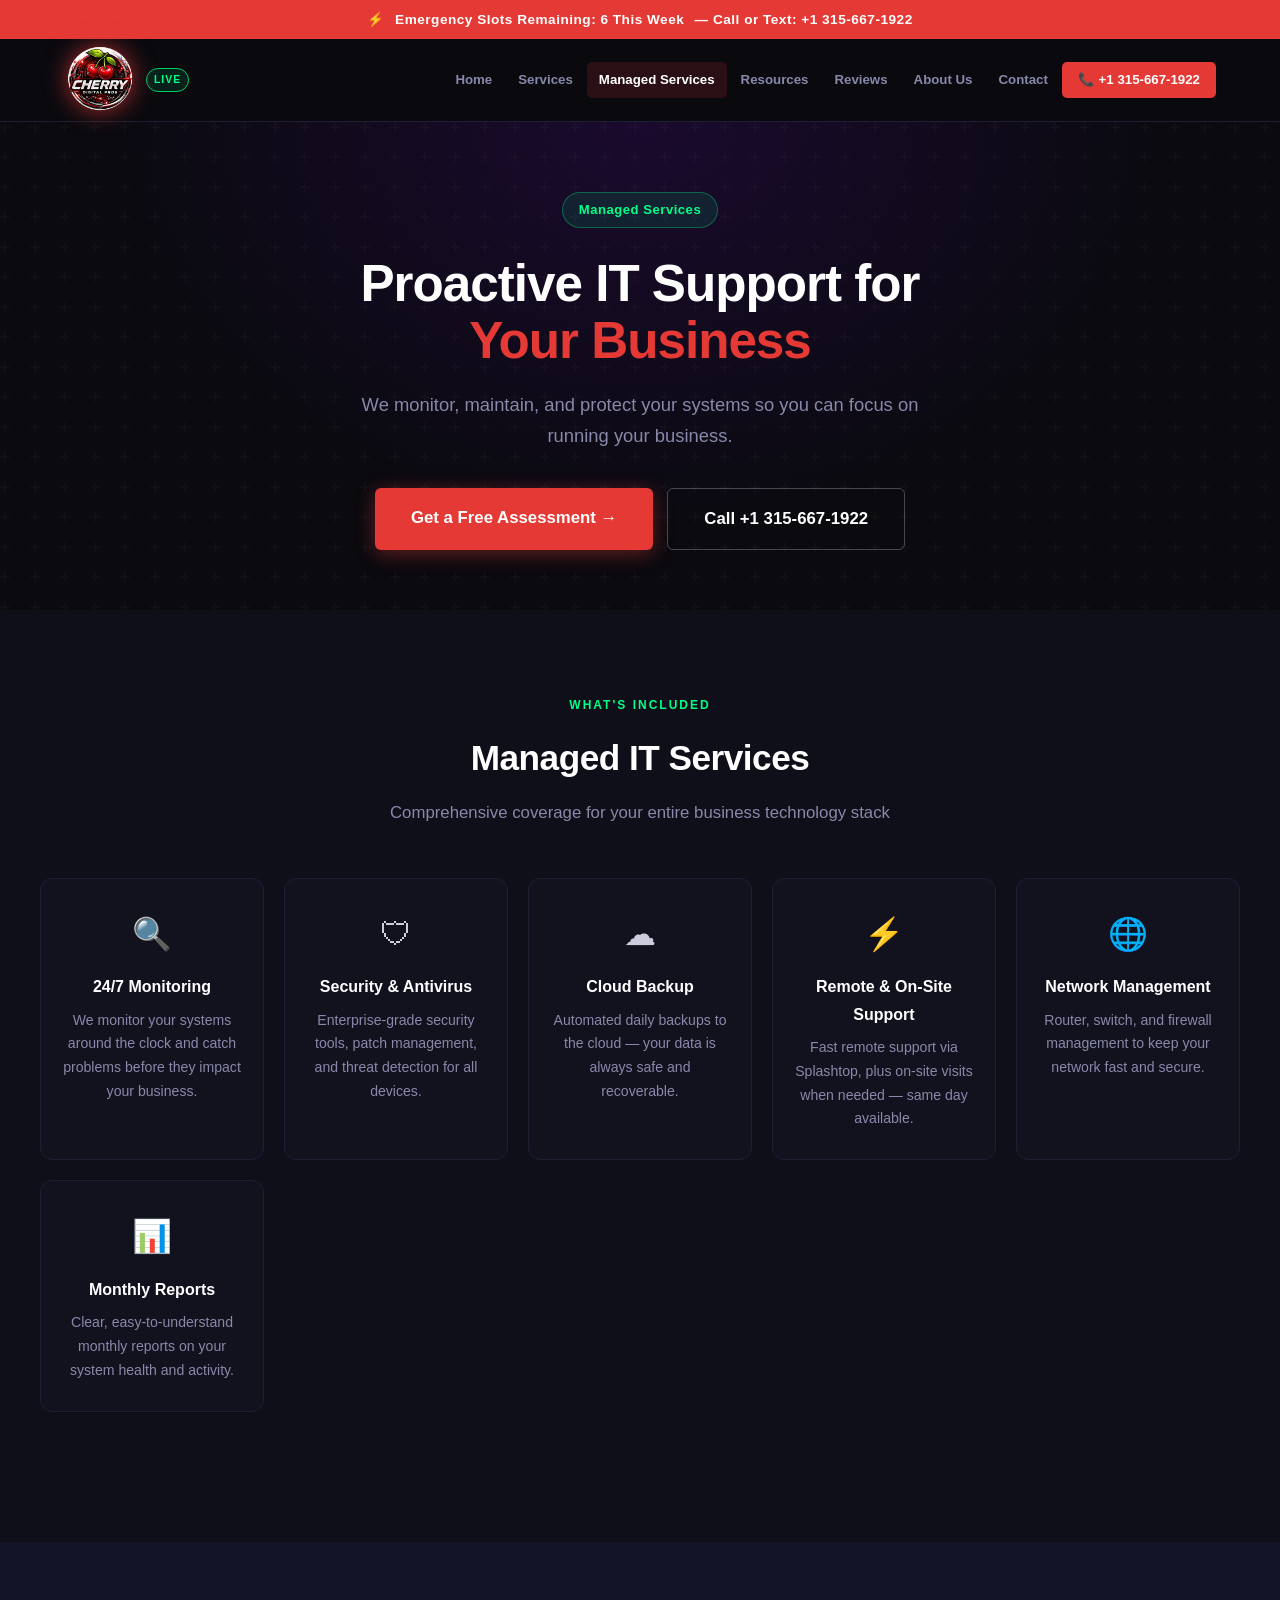
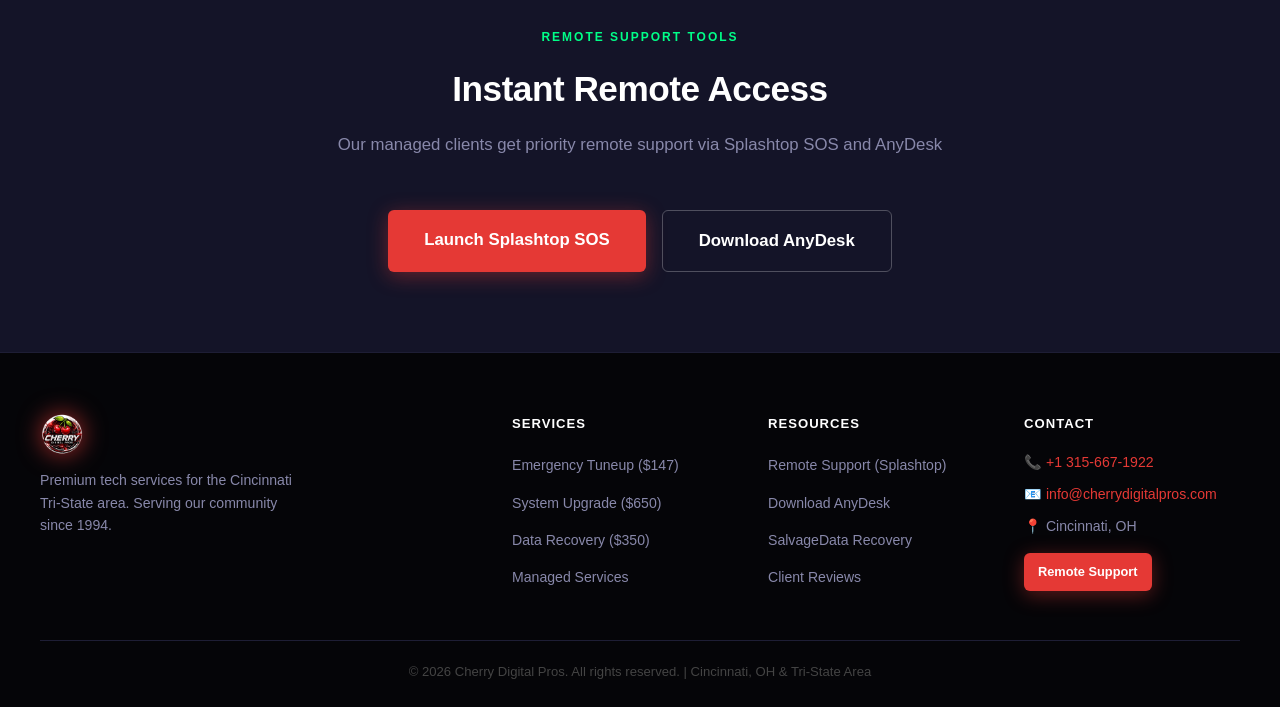
<file: managed.html>
<!DOCTYPE html>
<html lang="en">
<head>
  <meta charset="UTF-8" />
  <meta name="viewport" content="width=device-width, initial-scale=1.0" />
  <title>Managed Services - Cherry Digital Pros</title>
  <meta name="description" content="Managed IT services for Cincinnati businesses. Proactive monitoring, support, and maintenance." />
  <link rel="stylesheet" href="css/style.css" />
  <meta http-equiv="Content-Security-Policy" content="upgrade-insecure-requests">
</head>
<body>
  <div class="alert-bar">&#9889; <span>Emergency Slots Remaining: 6 This Week</span> &mdash; Call or Text: <a href="tel:13156671922" style="color:#fff;font-weight:900;">+1 315-667-1922</a></div>
  <header>
    <div class="header-inner">
      <a href="index.html" class="logo">
        <img src="images/logo.png" alt="Cherry Digital Pros Logo" class="logo-img" />
        <span class="logo-live">LIVE</span>
      </a>
      <button class="hamburger" id="hamburger" aria-label="Toggle menu"><span></span><span></span><span></span></button>
      <nav id="main-nav">
        <ul>
          <li><a href="index.html">Home</a></li>
          <li><a href="services.html" >Services</a></li>
          <li><a href="managed.html" class="active">Managed Services</a></li>
          <li><a href="resources.html">Resources</a></li>
          <li><a href="reviews.html" >Reviews</a></li>
          <li><a href="about.html" >About Us</a></li>
          <li><a href="contact.html" >Contact</a></li>
          <li><a href="tel:13156671922" class="nav-cta">&#128222; +1 315-667-1922</a></li>
        </ul>
      </nav>
    </div>
  </header>
  <section class="hero" style="padding:70px 24px 60px;">
    <div class="hero-content">
      <div class="hero-badge">Managed Services</div>
      <h1>Proactive IT Support for<br><span class="highlight">Your Business</span></h1>
      <p>We monitor, maintain, and protect your systems so you can focus on running your business.</p>
      <div class="hero-btns">
        <a href="https://go.cherrydigitalpros.ai/tuneup" target="_blank" rel="noopener" class="btn btn-red btn-lg">Get a Free Assessment &rarr;</a>
        <a href="tel:13156671922" class="btn btn-outline btn-lg">Call +1 315-667-1922</a>
      </div>
    </div>
  </section>

  <section class="section section-dark">
    <div class="container">
      <div class="text-center" style="margin-bottom:40px;">
        <span class="section-label">What's Included</span>
        <h2 class="section-title">Managed IT Services</h2>
        <p class="section-sub">Comprehensive coverage for your entire business technology stack</p>
      </div>
      <div class="why-grid">
        <div class="why-card"><div class="why-icon">&#128269;</div><h3>24/7 Monitoring</h3><p>We monitor your systems around the clock and catch problems before they impact your business.</p></div>
        <div class="why-card"><div class="why-icon">&#128737;</div><h3>Security &amp; Antivirus</h3><p>Enterprise-grade security tools, patch management, and threat detection for all devices.</p></div>
        <div class="why-card"><div class="why-icon">&#9729;</div><h3>Cloud Backup</h3><p>Automated daily backups to the cloud &mdash; your data is always safe and recoverable.</p></div>
        <div class="why-card"><div class="why-icon">&#9889;</div><h3>Remote &amp; On-Site Support</h3><p>Fast remote support via Splashtop, plus on-site visits when needed &mdash; same day available.</p></div>
        <div class="why-card"><div class="why-icon">&#127760;</div><h3>Network Management</h3><p>Router, switch, and firewall management to keep your network fast and secure.</p></div>
        <div class="why-card"><div class="why-icon">&#128202;</div><h3>Monthly Reports</h3><p>Clear, easy-to-understand monthly reports on your system health and activity.</p></div>
      </div>
    </div>
  </section>

  <section class="section section-darker">
    <div class="container text-center">
      <span class="section-label">Remote Support Tools</span>
      <h2 class="section-title">Instant Remote Access</h2>
      <p class="section-sub">Our managed clients get priority remote support via Splashtop SOS and AnyDesk</p>
      <div style="display:flex;gap:16px;justify-content:center;flex-wrap:wrap;margin-top:20px;">
        <a href="https://sos.splashtop.com" target="_blank" rel="noopener" class="btn btn-red btn-lg">Launch Splashtop SOS</a>
        <a href="https://anydesk.com/en/downloads/windows" target="_blank" rel="noopener" class="btn btn-outline btn-lg">Download AnyDesk</a>
      </div>
    </div>
  </section>
  <footer>
    <div class="footer-inner">
      <div class="footer-brand">
        <div class="logo"><img src="images/logo.png" alt="Cherry Digital Pros Logo" class="logo-img" style="height:44px;width:44px;" /></div>
        <p>Premium tech services for the Cincinnati Tri-State area. Serving our community since 1994.</p>
      </div>
      <div class="footer-col">
        <h4>Services</h4>
        <ul>
          <li><a href="https://go.cherrydigitalpros.ai/tuneup" target="_blank" rel="noopener">Emergency Tuneup ($147)</a></li>
          <li><a href="contact.html">System Upgrade ($650)</a></li>
          <li><a href="contact.html">Data Recovery ($350)</a></li>
          <li><a href="managed.html">Managed Services</a></li>
        </ul>
      </div>
      <div class="footer-col">
        <h4>Resources</h4>
        <ul>
          <li><a href="resources.html">Remote Support (Splashtop)</a></li>
          <li><a href="resources.html">Download AnyDesk</a></li>
          <li><a href="resources.html">SalvageData Recovery</a></li>
          <li><a href="reviews.html">Client Reviews</a></li>
        </ul>
      </div>
      <div class="footer-col">
        <h4>Contact</h4>
        <p>&#128222; <a href="tel:13156671922">+1 315-667-1922</a></p>
        <p>&#128231; <a href="mailto:info@cherrydigitalpros.com">info@cherrydigitalpros.com</a></p>
        <p>&#128205; Cincinnati, OH</p>
        <p style="margin-top:14px;"><a href="https://sos.splashtop.com" target="_blank" rel="noopener" class="btn btn-red" style="font-size:0.8rem;padding:8px 14px;">Remote Support</a></p>
      </div>
    </div>
    <div class="footer-bottom">
      <p>&copy; 2026 Cherry Digital Pros. All rights reserved. | Cincinnati, OH &amp; Tri-State Area</p>
    </div>
  </footer>
  <script src="js/main.js"></script>
  <!-- LeadConnector Chat Widget -->
  <script
    src="https://widgets.leadconnectorhq.com/loader.js"
    data-resources-url="https://widgets.leadconnectorhq.com/chat-widget/loader.js"
    data-widget-id="6981558eed265976974d0340">
  </script>
</body>
</html>
</file>
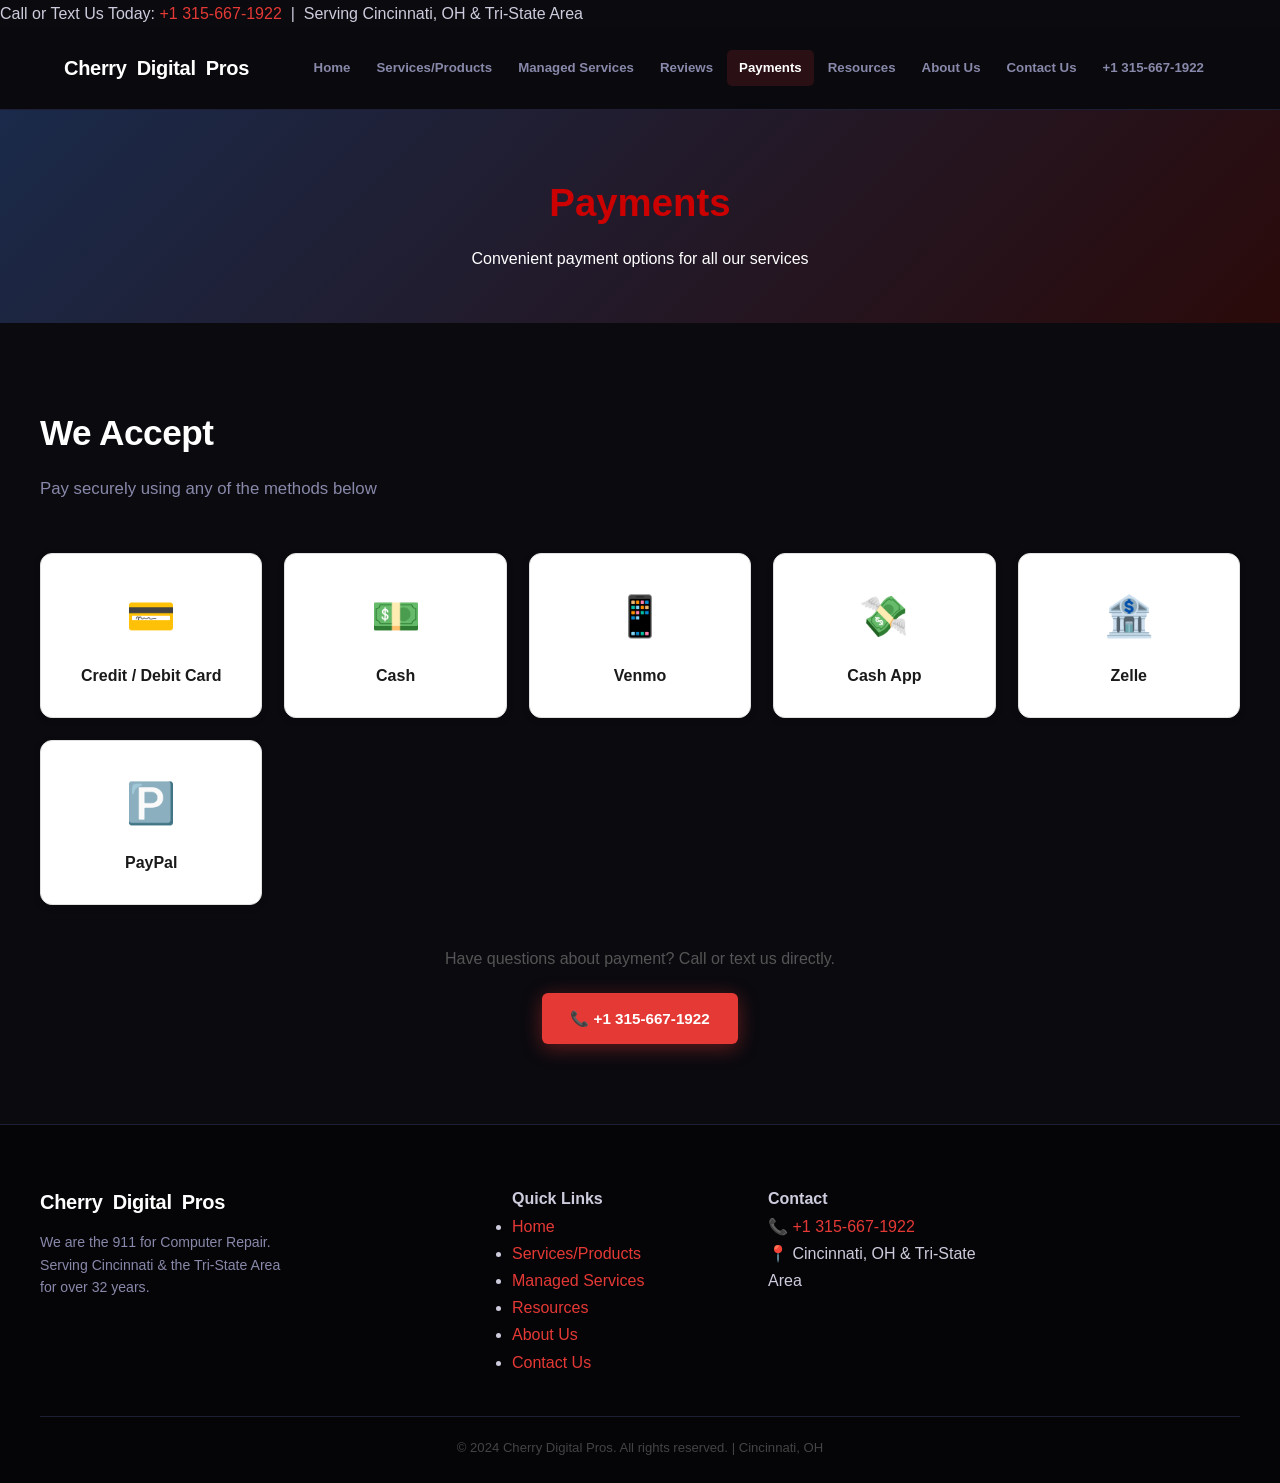
<file: payments.html>
<!DOCTYPE html>
<html lang="en">
<head>
  <meta charset="UTF-8" />
  <meta name="viewport" content="width=device-width, initial-scale=1.0" />
  <title>Payments – Cherry Digital Pros</title>
  <link rel="stylesheet" href="css/style.css" />
  <style>
    .page-hero { background: linear-gradient(135deg, #1a2a4a 0%, #2a0a0a 100%); color: #fff; padding: 60px 20px 50px; text-align: center; }
    .page-hero h1 { font-size: 2.4rem; font-weight: 900; margin-bottom: 10px; }
    .page-hero h1 span { color: #cc0000; }
    .payment-methods { display: grid; grid-template-columns: repeat(auto-fit, minmax(200px, 1fr)); gap: 22px; margin: 40px 0; }
    .payment-card { background: #fff; border: 1px solid #e0e0e0; border-radius: 12px; padding: 28px 20px; text-align: center; box-shadow: 0 2px 10px rgba(0,0,0,0.07); }
    .payment-card .icon { font-size: 2.5rem; margin-bottom: 12px; }
    .payment-card h3 { font-size: 1rem; font-weight: 700; color: #1a1a1a; }
  </style>
  <meta http-equiv="Content-Security-Policy" content="upgrade-insecure-requests">
</head>
<body>
  <div class="top-bar">Call or Text Us Today: <a href="tel:13156671922">+1 315-667-1922</a> &nbsp;|&nbsp; Serving Cincinnati, OH &amp; Tri-State Area</div>
  <header>
    <div class="header-inner">
      <a href="index.html" class="logo">Cherry <span>Digital</span> Pros</a>
      <button class="hamburger" id="hamburger" aria-label="Toggle menu"><span></span><span></span><span></span></button>
      <nav id="main-nav">
        <ul>
          <li><a href="index.html">Home</a></li>
          <li><a href="services.html">Services/Products</a></li>
          <li><a href="managed.html">Managed Services</a></li>
          <li><a href="reviews.html">Reviews</a></li>
          <li><a href="payments.html" class="active">Payments</a></li>
          <li><a href="resources.html">Resources</a></li>
          <li><a href="about.html">About Us</a></li>
          <li><a href="contact.html">Contact Us</a></li>
          <li><a href="tel:13156671922" class="nav-phone">+1 315-667-1922</a></li>
        </ul>
      </nav>
    </div>
  </header>
  <div class="page-hero"><h1><span>Payments</span></h1><p>Convenient payment options for all our services</p></div>
  <section class="section">
    <div class="container">
      <h2 class="section-title">We Accept</h2>
      <p class="section-sub">Pay securely using any of the methods below</p>
      <div class="payment-methods">
        <div class="payment-card"><div class="icon">💳</div><h3>Credit / Debit Card</h3></div>
        <div class="payment-card"><div class="icon">💵</div><h3>Cash</h3></div>
        <div class="payment-card"><div class="icon">📱</div><h3>Venmo</h3></div>
        <div class="payment-card"><div class="icon">💸</div><h3>Cash App</h3></div>
        <div class="payment-card"><div class="icon">🏦</div><h3>Zelle</h3></div>
        <div class="payment-card"><div class="icon">🅿️</div><h3>PayPal</h3></div>
      </div>
      <div style="text-align:center;margin-top:20px;">
        <p style="color:#555;margin-bottom:20px;">Have questions about payment? Call or text us directly.</p>
        <a href="tel:13156671922" class="btn btn-red">📞 +1 315-667-1922</a>
      </div>
    </div>
  </section>
  <footer>
    <div class="footer-inner">
      <div class="footer-brand"><div class="logo">Cherry <span>Digital</span> Pros</div><p>We are the 911 for Computer Repair. Serving Cincinnati &amp; the Tri-State Area for over 32 years.</p></div>
      <div class="footer-links"><h4>Quick Links</h4><ul><li><a href="index.html">Home</a></li><li><a href="services.html">Services/Products</a></li><li><a href="managed.html">Managed Services</a></li><li><a href="resources.html">Resources</a></li><li><a href="about.html">About Us</a></li><li><a href="contact.html">Contact Us</a></li></ul></div>
      <div class="footer-contact"><h4>Contact</h4><p>📞 <a href="tel:13156671922">+1 315-667-1922</a></p><p>📍 Cincinnati, OH &amp; Tri-State Area</p></div>
    </div>
    <div class="footer-bottom"><p>&copy; 2024 Cherry Digital Pros. All rights reserved. | Cincinnati, OH</p></div>
  </footer>
  <script src="js/main.js"></script>
  <!-- LeadConnector Chat Widget -->
  <script
    src="https://widgets.leadconnectorhq.com/loader.js"
    data-resources-url="https://widgets.leadconnectorhq.com/chat-widget/loader.js"
    data-widget-id="6981558eed265976974d0340">
  </script>
</body>
</html>
</file>
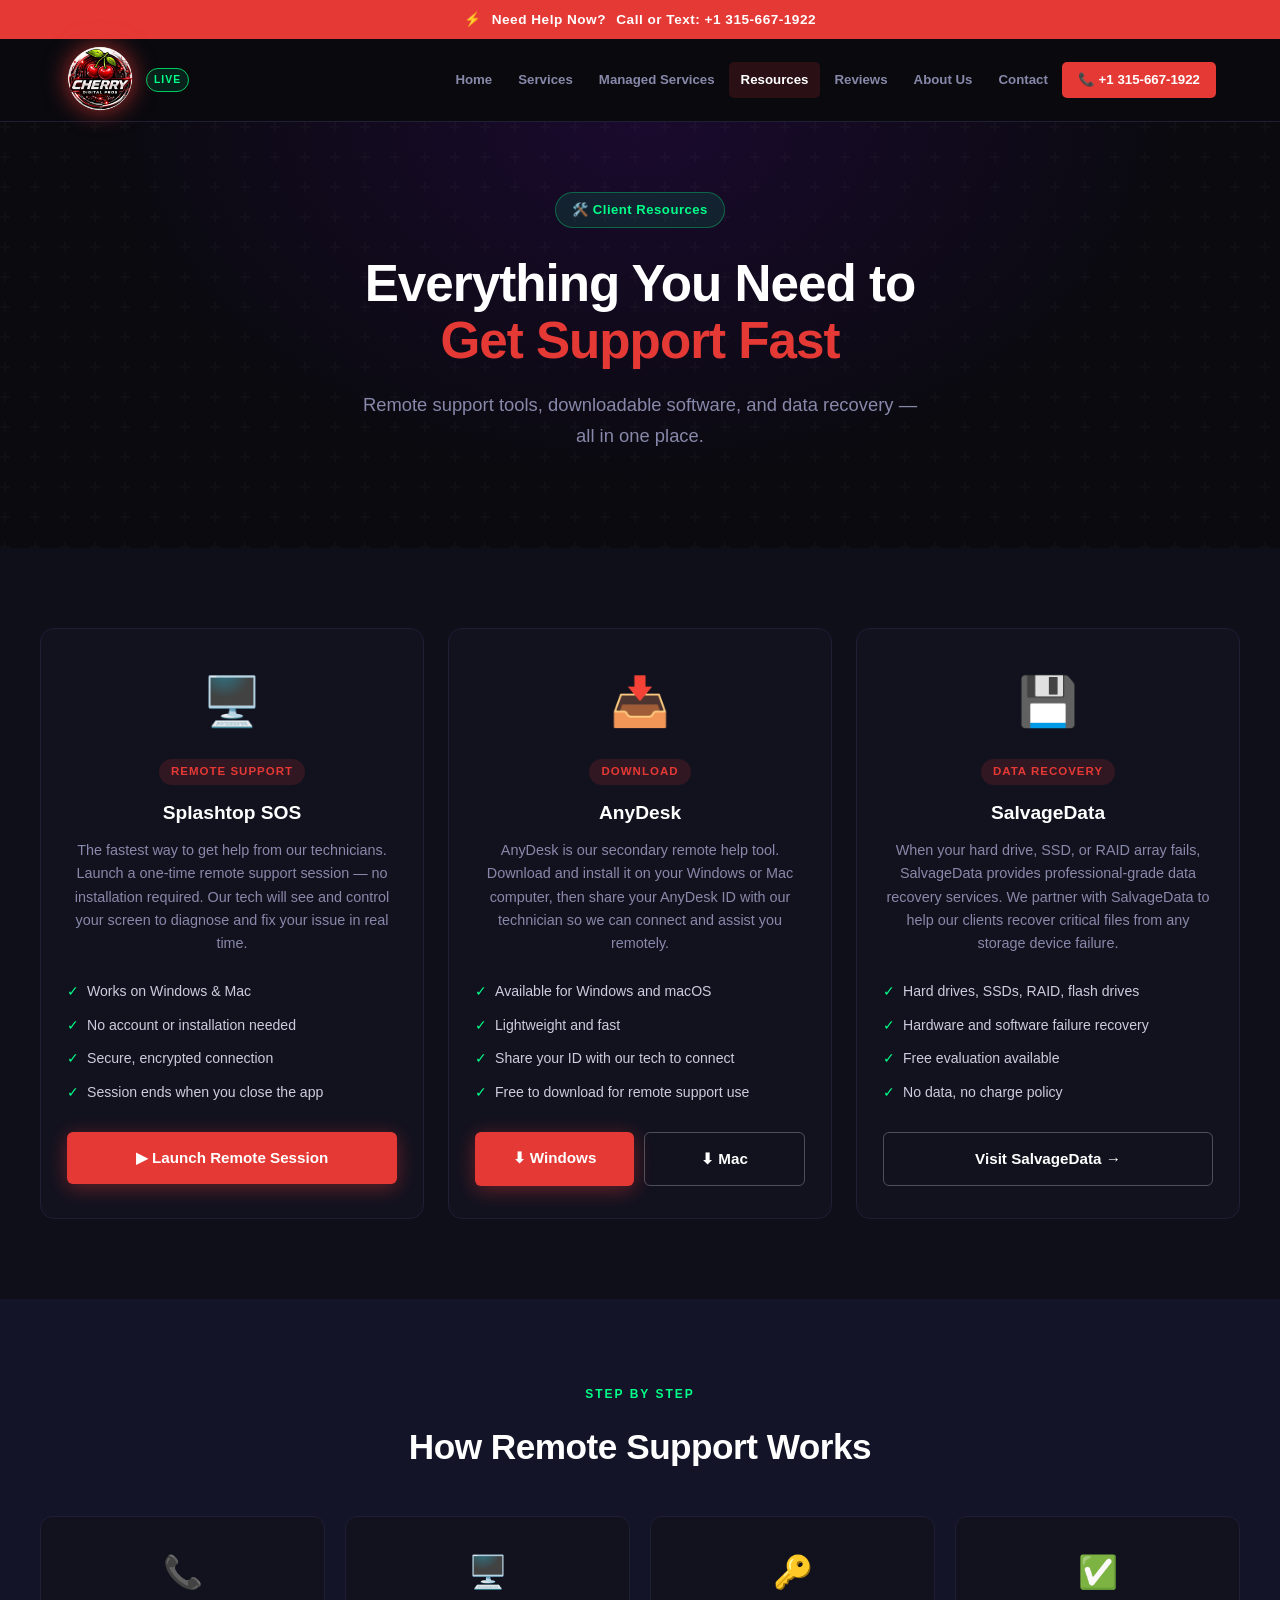
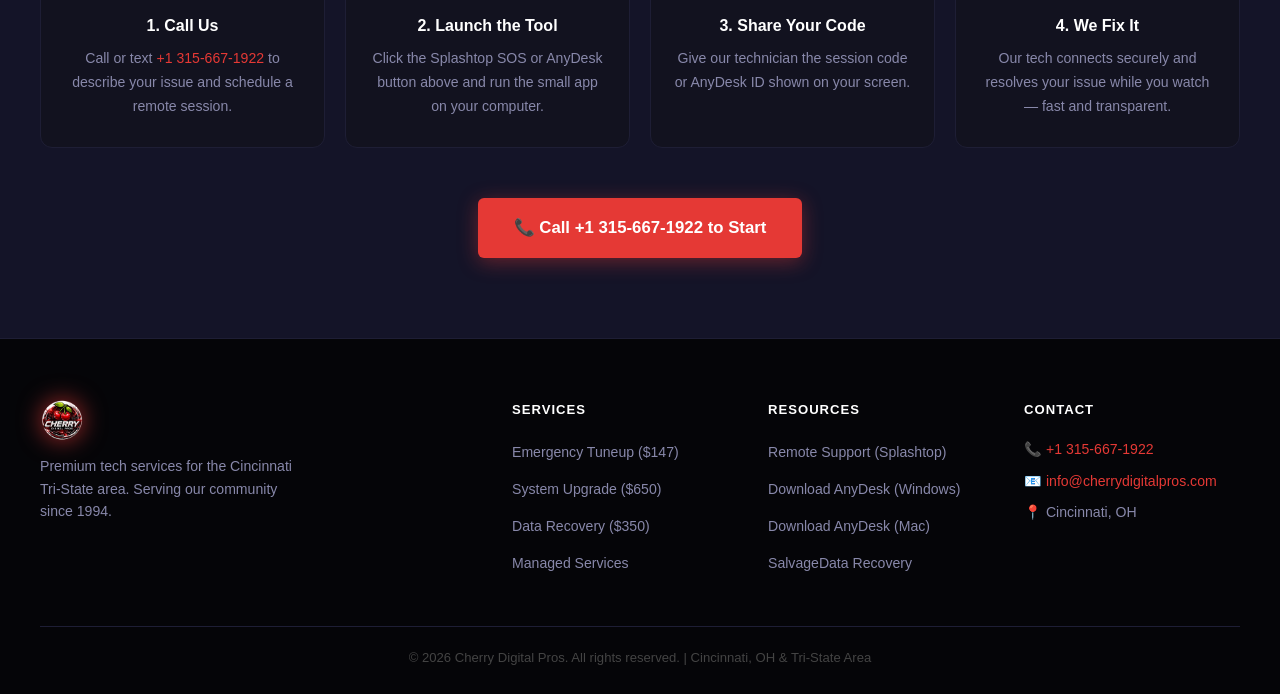
<file: resources.html>
<!DOCTYPE html>
<html lang="en">
<head>
  <meta charset="UTF-8" />
  <meta name="viewport" content="width=device-width, initial-scale=1.0" />
  <title>Resources – Cherry Digital Pros | Remote Support, AnyDesk, SalvageData</title>
  <meta name="description" content="Client resources for Cherry Digital Pros — Splashtop SOS remote support, AnyDesk download, and SalvageData recovery. Cincinnati, OH." />
  <link rel="stylesheet" href="css/style.css" />
  <meta http-equiv="Content-Security-Policy" content="upgrade-insecure-requests">
</head>
<body>

  <div class="alert-bar">⚡ <span>Need Help Now?</span> Call or Text: <a href="tel:13156671922" style="color:#fff;font-weight:900;">+1 315-667-1922</a></div>

  <header>
    <div class="header-inner">
      <a href="index.html" class="logo">
        <img src="images/logo.png" alt="Cherry Digital Pros Logo" class="logo-img" />
        <span class="logo-live">LIVE</span>
      </a>
      <button class="hamburger" id="hamburger" aria-label="Toggle menu"><span></span><span></span><span></span></button>
      <nav id="main-nav">
        <ul>
          <li><a href="index.html">Home</a></li>
          <li><a href="services.html">Services</a></li>
          <li><a href="managed.html">Managed Services</a></li>
          <li><a href="resources.html" class="active">Resources</a></li>
          <li><a href="reviews.html">Reviews</a></li>
          <li><a href="about.html">About Us</a></li>
          <li><a href="contact.html">Contact</a></li>
          <li><a href="tel:13156671922" class="nav-cta">📞 +1 315-667-1922</a></li>
        </ul>
      </nav>
    </div>
  </header>

  <section class="hero" style="padding:70px 24px 60px;">
    <div class="hero-content">
      <div class="hero-badge">🛠️ Client Resources</div>
      <h1>Everything You Need to<br><span class="highlight">Get Support Fast</span></h1>
      <p>Remote support tools, downloadable software, and data recovery — all in one place.</p>
    </div>
  </section>

  <section class="section section-dark">
    <div class="container">
      <div class="resources-grid">

        <div class="resource-card">
          <div class="resource-icon">🖥️</div>
          <div class="resource-badge">REMOTE SUPPORT</div>
          <h3>Splashtop SOS</h3>
          <p>The fastest way to get help from our technicians. Launch a one-time remote support session — no installation required. Our tech will see and control your screen to diagnose and fix your issue in real time.</p>
          <ul>
            <li>Works on Windows &amp; Mac</li>
            <li>No account or installation needed</li>
            <li>Secure, encrypted connection</li>
            <li>Session ends when you close the app</li>
          </ul>
          <a href="https://sos.splashtop.com" target="_blank" rel="noopener" class="btn btn-red btn-full">▶ Launch Remote Session</a>
        </div>

        <div class="resource-card">
          <div class="resource-icon">📥</div>
          <div class="resource-badge">DOWNLOAD</div>
          <h3>AnyDesk</h3>
          <p>AnyDesk is our secondary remote help tool. Download and install it on your Windows or Mac computer, then share your AnyDesk ID with our technician so we can connect and assist you remotely.</p>
          <ul>
            <li>Available for Windows and macOS</li>
            <li>Lightweight and fast</li>
            <li>Share your ID with our tech to connect</li>
            <li>Free to download for remote support use</li>
          </ul>
          <div style="display:flex;gap:10px;flex-wrap:wrap;">
            <a href="https://anydesk.com/en/downloads/windows" target="_blank" rel="noopener" class="btn btn-red" style="flex:1;">⬇ Windows</a>
            <a href="https://anydesk.com/en/downloads/mac-os" target="_blank" rel="noopener" class="btn btn-outline" style="flex:1;">⬇ Mac</a>
          </div>
        </div>

        <div class="resource-card">
          <div class="resource-icon">💾</div>
          <div class="resource-badge">DATA RECOVERY</div>
          <h3>SalvageData</h3>
          <p>When your hard drive, SSD, or RAID array fails, SalvageData provides professional-grade data recovery services. We partner with SalvageData to help our clients recover critical files from any storage device failure.</p>
          <ul>
            <li>Hard drives, SSDs, RAID, flash drives</li>
            <li>Hardware and software failure recovery</li>
            <li>Free evaluation available</li>
            <li>No data, no charge policy</li>
          </ul>
          <a href="https://www.salvagedata.com" target="_blank" rel="noopener" class="btn btn-outline btn-full">Visit SalvageData →</a>
        </div>

      </div>
    </div>
  </section>

  <section class="section section-darker">
    <div class="container">
      <div class="text-center" style="margin-bottom:40px;">
        <span class="section-label">Step by Step</span>
        <h2 class="section-title">How Remote Support Works</h2>
      </div>
      <div class="why-grid">
        <div class="why-card">
          <div class="why-icon">📞</div>
          <h3>1. Call Us</h3>
          <p>Call or text <a href="tel:13156671922" style="color:var(--red);">+1 315-667-1922</a> to describe your issue and schedule a remote session.</p>
        </div>
        <div class="why-card">
          <div class="why-icon">🖥️</div>
          <h3>2. Launch the Tool</h3>
          <p>Click the Splashtop SOS or AnyDesk button above and run the small app on your computer.</p>
        </div>
        <div class="why-card">
          <div class="why-icon">🔑</div>
          <h3>3. Share Your Code</h3>
          <p>Give our technician the session code or AnyDesk ID shown on your screen.</p>
        </div>
        <div class="why-card">
          <div class="why-icon">✅</div>
          <h3>4. We Fix It</h3>
          <p>Our tech connects securely and resolves your issue while you watch — fast and transparent.</p>
        </div>
      </div>
      <div class="text-center" style="margin-top:40px;">
        <a href="tel:13156671922" class="btn btn-red btn-lg">📞 Call +1 315-667-1922 to Start</a>
      </div>
    </div>
  </section>

  <footer>
    <div class="footer-inner">
      <div class="footer-brand">
        <div class="logo"><img src="images/logo.png" alt="Cherry Digital Pros Logo" class="logo-img" style="height:44px;width:44px;" /></div>
        <p>Premium tech services for the Cincinnati Tri-State area. Serving our community since 1994.</p>
      </div>
      <div class="footer-col">
        <h4>Services</h4>
        <ul>
          <li><a href="https://go.cherrydigitalpros.ai/tuneup" target="_blank" rel="noopener">Emergency Tuneup ($147)</a></li>
          <li><a href="contact.html">System Upgrade ($650)</a></li>
          <li><a href="contact.html">Data Recovery ($350)</a></li>
          <li><a href="managed.html">Managed Services</a></li>
        </ul>
      </div>
      <div class="footer-col">
        <h4>Resources</h4>
        <ul>
          <li><a href="https://sos.splashtop.com" target="_blank" rel="noopener">Remote Support (Splashtop)</a></li>
          <li><a href="https://anydesk.com/en/downloads/windows" target="_blank" rel="noopener">Download AnyDesk (Windows)</a></li>
          <li><a href="https://anydesk.com/en/downloads/mac-os" target="_blank" rel="noopener">Download AnyDesk (Mac)</a></li>
          <li><a href="https://www.salvagedata.com" target="_blank" rel="noopener">SalvageData Recovery</a></li>
        </ul>
      </div>
      <div class="footer-col">
        <h4>Contact</h4>
        <p>📞 <a href="tel:13156671922">+1 315-667-1922</a></p>
        <p>📧 <a href="mailto:info@cherrydigitalpros.com">info@cherrydigitalpros.com</a></p>
        <p>📍 Cincinnati, OH</p>
      </div>
    </div>
    <div class="footer-bottom">
      <p>&copy; 2026 Cherry Digital Pros. All rights reserved. | Cincinnati, OH &amp; Tri-State Area</p>
    </div>
  </footer>

  <script src="js/main.js"></script>
  <!-- LeadConnector Chat Widget -->
  <script
    src="https://widgets.leadconnectorhq.com/loader.js"
    data-resources-url="https://widgets.leadconnectorhq.com/chat-widget/loader.js"
    data-widget-id="6981558eed265976974d0340">
  </script>
</body>
</html>
</file>
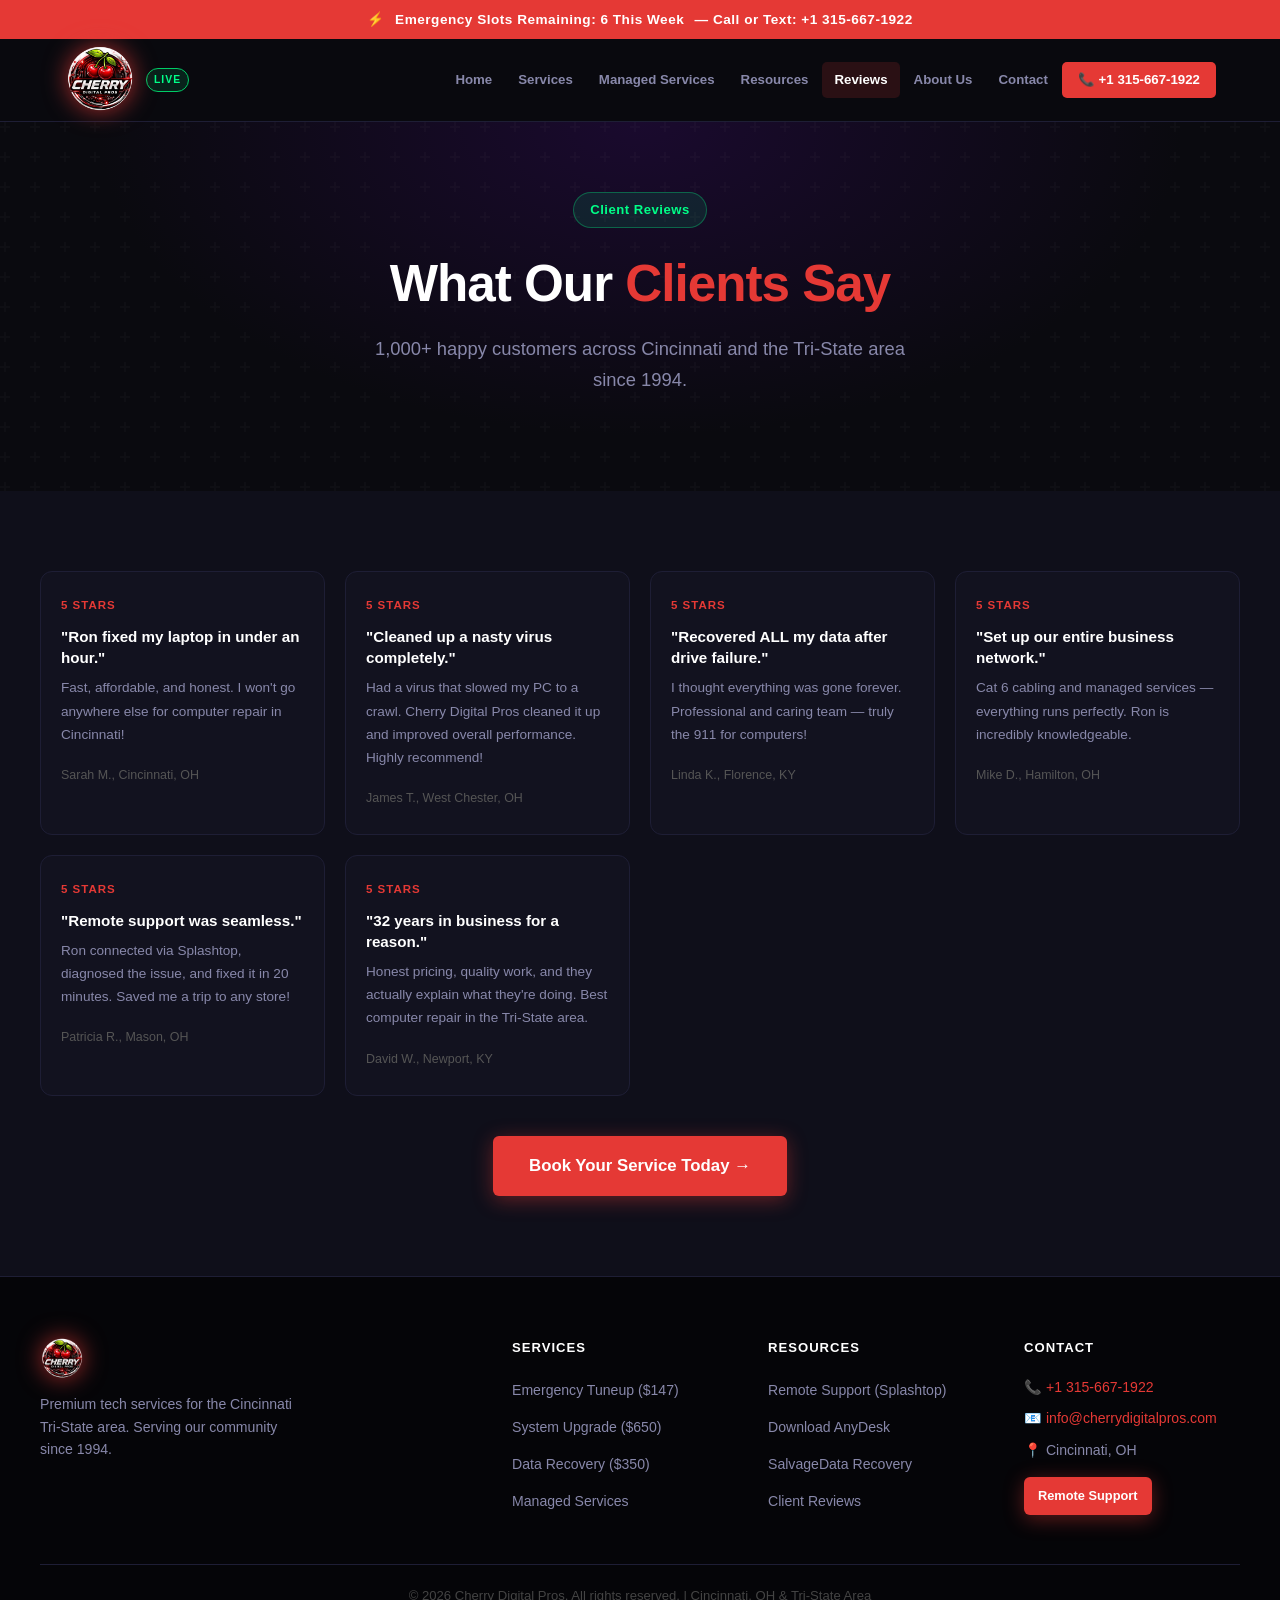
<file: reviews.html>
<!DOCTYPE html>
<html lang="en">
<head>
  <meta charset="UTF-8" />
  <meta name="viewport" content="width=device-width, initial-scale=1.0" />
  <title>Reviews - Cherry Digital Pros | Cincinnati Computer Repair</title>
  <meta name="description" content="See what Cincinnati clients say about Cherry Digital Pros. 5-star computer repair, tuneup, and data recovery reviews." />
  <link rel="stylesheet" href="css/style.css" />
  <meta http-equiv="Content-Security-Policy" content="upgrade-insecure-requests">
</head>
<body>
  <div class="alert-bar">&#9889; <span>Emergency Slots Remaining: 6 This Week</span> &mdash; Call or Text: <a href="tel:13156671922" style="color:#fff;font-weight:900;">+1 315-667-1922</a></div>
  <header>
    <div class="header-inner">
      <a href="index.html" class="logo">
        <img src="images/logo.png" alt="Cherry Digital Pros Logo" class="logo-img" />
        <span class="logo-live">LIVE</span>
      </a>
      <button class="hamburger" id="hamburger" aria-label="Toggle menu"><span></span><span></span><span></span></button>
      <nav id="main-nav">
        <ul>
          <li><a href="index.html">Home</a></li>
          <li><a href="services.html" >Services</a></li>
          <li><a href="managed.html" >Managed Services</a></li>
          <li><a href="resources.html">Resources</a></li>
          <li><a href="reviews.html" class="active">Reviews</a></li>
          <li><a href="about.html" >About Us</a></li>
          <li><a href="contact.html" >Contact</a></li>
          <li><a href="tel:13156671922" class="nav-cta">&#128222; +1 315-667-1922</a></li>
        </ul>
      </nav>
    </div>
  </header>
  <section class="hero" style="padding:70px 24px 60px;">
    <div class="hero-content">
      <div class="hero-badge">Client Reviews</div>
      <h1>What Our <span class="highlight">Clients Say</span></h1>
      <p>1,000+ happy customers across Cincinnati and the Tri-State area since 1994.</p>
    </div>
  </section>

  <section class="section section-dark">
    <div class="container">
      <div class="articles-grid">
        <div class="article-card"><div class="article-tag">5 Stars</div><h4>"Ron fixed my laptop in under an hour."</h4><p>Fast, affordable, and honest. I won't go anywhere else for computer repair in Cincinnati!</p><span class="article-meta">Sarah M., Cincinnati, OH</span></div>
        <div class="article-card"><div class="article-tag">5 Stars</div><h4>"Cleaned up a nasty virus completely."</h4><p>Had a virus that slowed my PC to a crawl. Cherry Digital Pros cleaned it up and improved overall performance. Highly recommend!</p><span class="article-meta">James T., West Chester, OH</span></div>
        <div class="article-card"><div class="article-tag">5 Stars</div><h4>"Recovered ALL my data after drive failure."</h4><p>I thought everything was gone forever. Professional and caring team &mdash; truly the 911 for computers!</p><span class="article-meta">Linda K., Florence, KY</span></div>
        <div class="article-card"><div class="article-tag">5 Stars</div><h4>"Set up our entire business network."</h4><p>Cat 6 cabling and managed services &mdash; everything runs perfectly. Ron is incredibly knowledgeable.</p><span class="article-meta">Mike D., Hamilton, OH</span></div>
        <div class="article-card"><div class="article-tag">5 Stars</div><h4>"Remote support was seamless."</h4><p>Ron connected via Splashtop, diagnosed the issue, and fixed it in 20 minutes. Saved me a trip to any store!</p><span class="article-meta">Patricia R., Mason, OH</span></div>
        <div class="article-card"><div class="article-tag">5 Stars</div><h4>"32 years in business for a reason."</h4><p>Honest pricing, quality work, and they actually explain what they're doing. Best computer repair in the Tri-State area.</p><span class="article-meta">David W., Newport, KY</span></div>
      </div>
      <div class="text-center" style="margin-top:40px;">
        <a href="https://go.cherrydigitalpros.ai/tuneup" target="_blank" rel="noopener" class="btn btn-red btn-lg">Book Your Service Today &rarr;</a>
      </div>
    </div>
  </section>
  <footer>
    <div class="footer-inner">
      <div class="footer-brand">
        <div class="logo"><img src="images/logo.png" alt="Cherry Digital Pros Logo" class="logo-img" style="height:44px;width:44px;" /></div>
        <p>Premium tech services for the Cincinnati Tri-State area. Serving our community since 1994.</p>
      </div>
      <div class="footer-col">
        <h4>Services</h4>
        <ul>
          <li><a href="https://go.cherrydigitalpros.ai/tuneup" target="_blank" rel="noopener">Emergency Tuneup ($147)</a></li>
          <li><a href="contact.html">System Upgrade ($650)</a></li>
          <li><a href="contact.html">Data Recovery ($350)</a></li>
          <li><a href="managed.html">Managed Services</a></li>
        </ul>
      </div>
      <div class="footer-col">
        <h4>Resources</h4>
        <ul>
          <li><a href="resources.html">Remote Support (Splashtop)</a></li>
          <li><a href="resources.html">Download AnyDesk</a></li>
          <li><a href="resources.html">SalvageData Recovery</a></li>
          <li><a href="reviews.html">Client Reviews</a></li>
        </ul>
      </div>
      <div class="footer-col">
        <h4>Contact</h4>
        <p>&#128222; <a href="tel:13156671922">+1 315-667-1922</a></p>
        <p>&#128231; <a href="mailto:info@cherrydigitalpros.com">info@cherrydigitalpros.com</a></p>
        <p>&#128205; Cincinnati, OH</p>
        <p style="margin-top:14px;"><a href="https://sos.splashtop.com" target="_blank" rel="noopener" class="btn btn-red" style="font-size:0.8rem;padding:8px 14px;">Remote Support</a></p>
      </div>
    </div>
    <div class="footer-bottom">
      <p>&copy; 2026 Cherry Digital Pros. All rights reserved. | Cincinnati, OH &amp; Tri-State Area</p>
    </div>
  </footer>
  <script src="js/main.js"></script>
  <!-- LeadConnector Chat Widget -->
  <script
    src="https://widgets.leadconnectorhq.com/loader.js"
    data-resources-url="https://widgets.leadconnectorhq.com/chat-widget/loader.js"
    data-widget-id="6981558eed265976974d0340">
  </script>
</body>
</html>
</file>
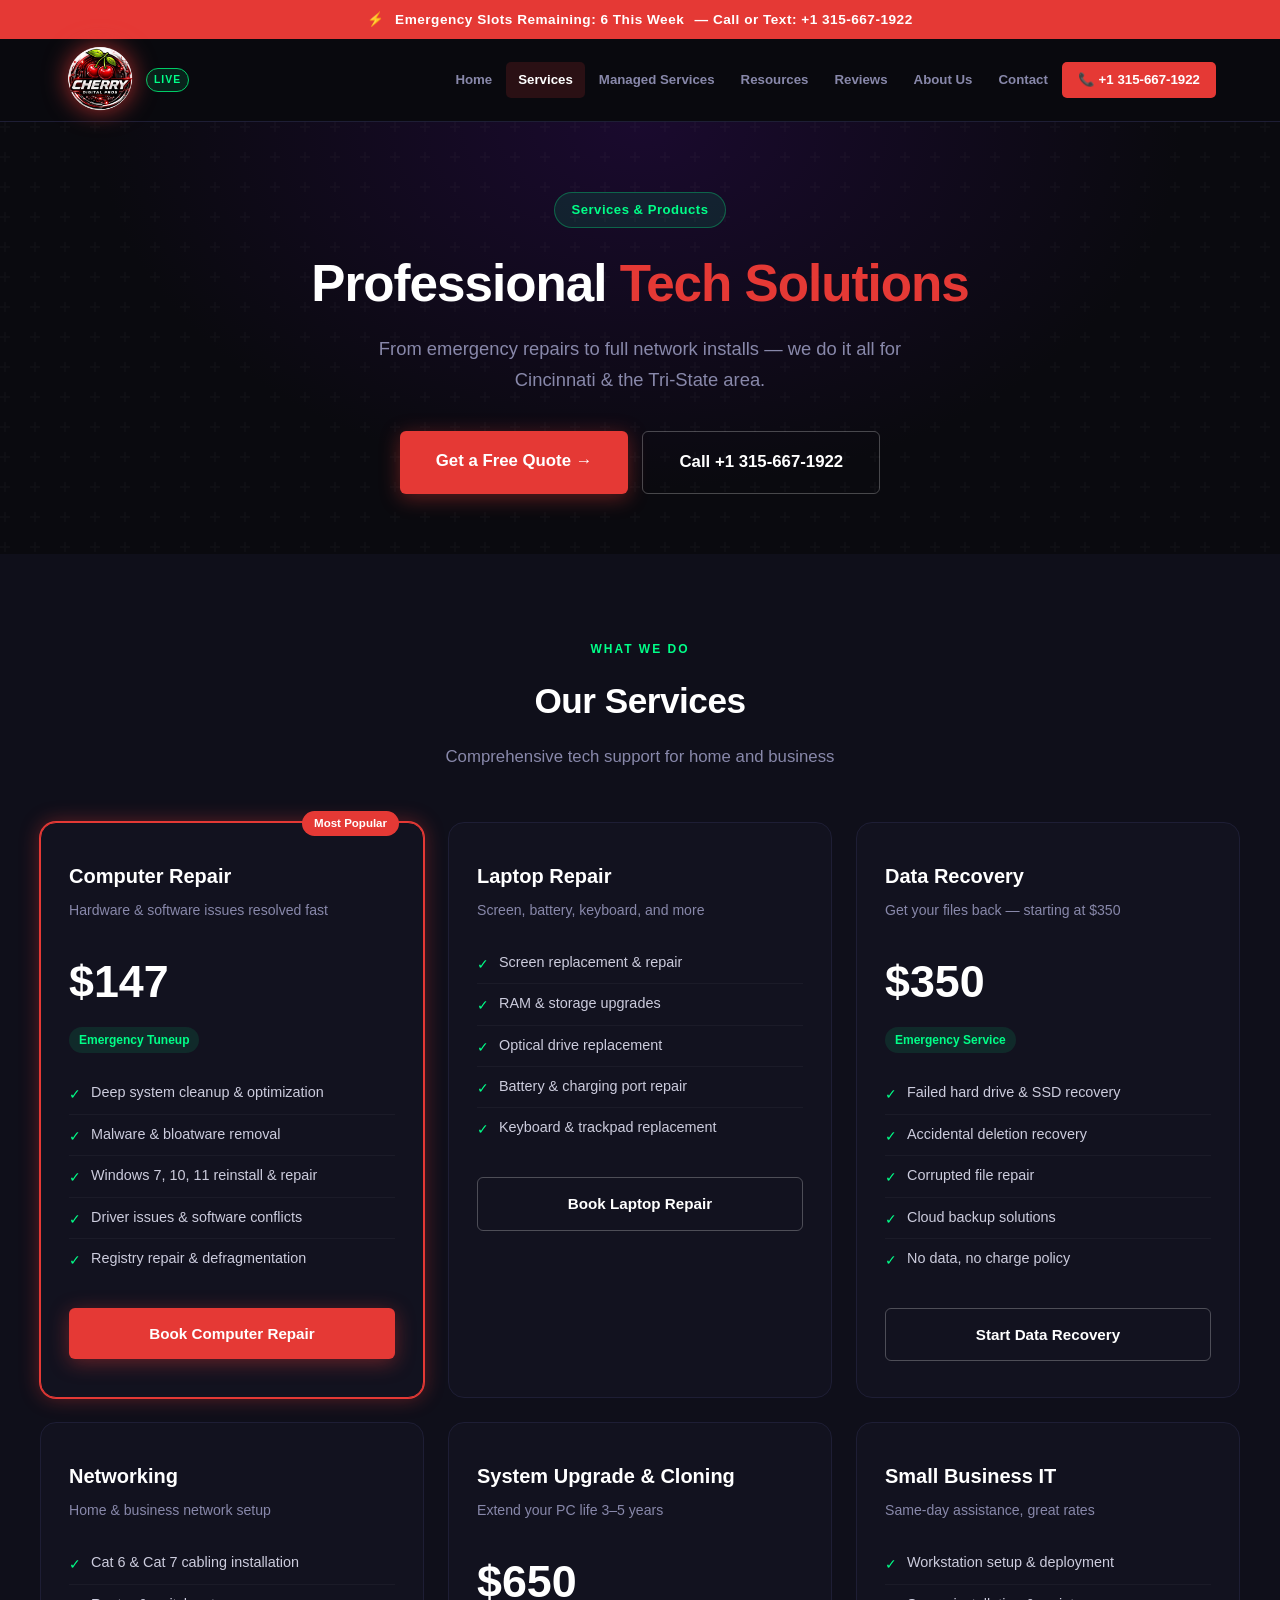
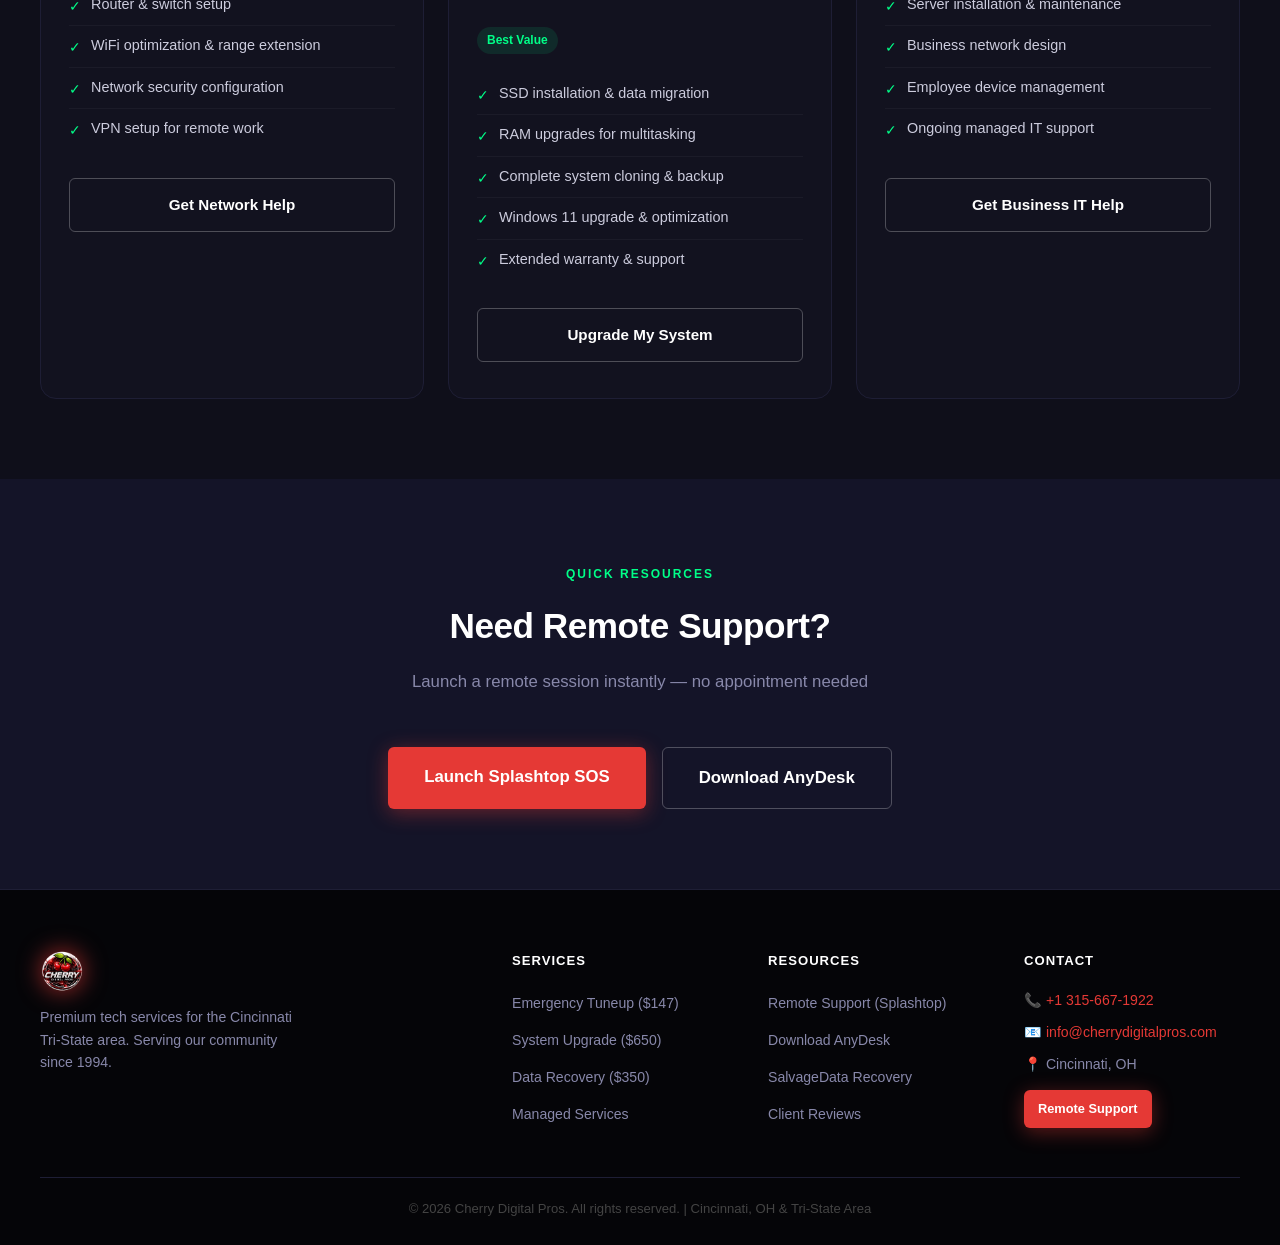
<file: services.html>
<!DOCTYPE html>
<html lang="en">
<head>
  <meta charset="UTF-8" />
  <meta name="viewport" content="width=device-width, initial-scale=1.0" />
  <title>Services & Products - Cherry Digital Pros</title>
  <meta name="description" content="Full list of computer repair, networking, and tech services from Cherry Digital Pros. Cincinnati, OH." />
  <link rel="stylesheet" href="css/style.css" />
  <meta http-equiv="Content-Security-Policy" content="upgrade-insecure-requests">
</head>
<body>
  <div class="alert-bar">&#9889; <span>Emergency Slots Remaining: 6 This Week</span> &mdash; Call or Text: <a href="tel:13156671922" style="color:#fff;font-weight:900;">+1 315-667-1922</a></div>
  <header>
    <div class="header-inner">
      <a href="index.html" class="logo">
        <img src="images/logo.png" alt="Cherry Digital Pros Logo" class="logo-img" />
        <span class="logo-live">LIVE</span>
      </a>
      <button class="hamburger" id="hamburger" aria-label="Toggle menu"><span></span><span></span><span></span></button>
      <nav id="main-nav">
        <ul>
          <li><a href="index.html">Home</a></li>
          <li><a href="services.html" class="active">Services</a></li>
          <li><a href="managed.html" >Managed Services</a></li>
          <li><a href="resources.html">Resources</a></li>
          <li><a href="reviews.html" >Reviews</a></li>
          <li><a href="about.html" >About Us</a></li>
          <li><a href="contact.html" >Contact</a></li>
          <li><a href="tel:13156671922" class="nav-cta">&#128222; +1 315-667-1922</a></li>
        </ul>
      </nav>
    </div>
  </header>
  <section class="hero" style="padding:70px 24px 60px;">
    <div class="hero-content">
      <div class="hero-badge">Services &amp; Products</div>
      <h1>Professional <span class="highlight">Tech Solutions</span></h1>
      <p>From emergency repairs to full network installs &mdash; we do it all for Cincinnati &amp; the Tri-State area.</p>
      <div class="hero-btns">
        <a href="https://go.cherrydigitalpros.ai/tuneup" target="_blank" rel="noopener" class="btn btn-red btn-lg">Get a Free Quote &rarr;</a>
        <a href="tel:13156671922" class="btn btn-outline btn-lg">Call +1 315-667-1922</a>
      </div>
    </div>
  </section>

  <section class="section section-dark">
    <div class="container">
      <div class="text-center" style="margin-bottom:40px;">
        <span class="section-label">What We Do</span>
        <h2 class="section-title">Our Services</h2>
        <p class="section-sub">Comprehensive tech support for home and business</p>
      </div>
      <div class="pricing-grid">
        <div class="pricing-card featured">
          <span class="popular-badge">Most Popular</span>
          <h3>Computer Repair</h3>
          <p class="tagline">Hardware &amp; software issues resolved fast</p>
          <div class="price-row"><span class="price-amount">$147</span></div>
          <span class="price-tag">Emergency Tuneup</span>
          <ul class="features-list">
            <li><span class="check">&#10003;</span> Deep system cleanup &amp; optimization</li>
            <li><span class="check">&#10003;</span> Malware &amp; bloatware removal</li>
            <li><span class="check">&#10003;</span> Windows 7, 10, 11 reinstall &amp; repair</li>
            <li><span class="check">&#10003;</span> Driver issues &amp; software conflicts</li>
            <li><span class="check">&#10003;</span> Registry repair &amp; defragmentation</li>
          </ul>
          <a href="https://go.cherrydigitalpros.ai/tuneup" target="_blank" rel="noopener" class="btn btn-red btn-full">Book Computer Repair</a>
        </div>
        <div class="pricing-card">
          <h3>Laptop Repair</h3>
          <p class="tagline">Screen, battery, keyboard, and more</p>
          <ul class="features-list">
            <li><span class="check">&#10003;</span> Screen replacement &amp; repair</li>
            <li><span class="check">&#10003;</span> RAM &amp; storage upgrades</li>
            <li><span class="check">&#10003;</span> Optical drive replacement</li>
            <li><span class="check">&#10003;</span> Battery &amp; charging port repair</li>
            <li><span class="check">&#10003;</span> Keyboard &amp; trackpad replacement</li>
          </ul>
          <a href="contact.html" class="btn btn-outline btn-full">Book Laptop Repair</a>
        </div>
        <div class="pricing-card">
          <h3>Data Recovery</h3>
          <p class="tagline">Get your files back &mdash; starting at $350</p>
          <div class="price-row"><span class="price-amount">$350</span></div>
          <span class="price-tag">Emergency Service</span>
          <ul class="features-list">
            <li><span class="check">&#10003;</span> Failed hard drive &amp; SSD recovery</li>
            <li><span class="check">&#10003;</span> Accidental deletion recovery</li>
            <li><span class="check">&#10003;</span> Corrupted file repair</li>
            <li><span class="check">&#10003;</span> Cloud backup solutions</li>
            <li><span class="check">&#10003;</span> No data, no charge policy</li>
          </ul>
          <a href="contact.html" class="btn btn-outline btn-full">Start Data Recovery</a>
        </div>
        <div class="pricing-card">
          <h3>Networking</h3>
          <p class="tagline">Home &amp; business network setup</p>
          <ul class="features-list">
            <li><span class="check">&#10003;</span> Cat 6 &amp; Cat 7 cabling installation</li>
            <li><span class="check">&#10003;</span> Router &amp; switch setup</li>
            <li><span class="check">&#10003;</span> WiFi optimization &amp; range extension</li>
            <li><span class="check">&#10003;</span> Network security configuration</li>
            <li><span class="check">&#10003;</span> VPN setup for remote work</li>
          </ul>
          <a href="contact.html" class="btn btn-outline btn-full">Get Network Help</a>
        </div>
        <div class="pricing-card">
          <h3>System Upgrade &amp; Cloning</h3>
          <p class="tagline">Extend your PC life 3&ndash;5 years</p>
          <div class="price-row"><span class="price-amount">$650</span></div>
          <span class="price-tag">Best Value</span>
          <ul class="features-list">
            <li><span class="check">&#10003;</span> SSD installation &amp; data migration</li>
            <li><span class="check">&#10003;</span> RAM upgrades for multitasking</li>
            <li><span class="check">&#10003;</span> Complete system cloning &amp; backup</li>
            <li><span class="check">&#10003;</span> Windows 11 upgrade &amp; optimization</li>
            <li><span class="check">&#10003;</span> Extended warranty &amp; support</li>
          </ul>
          <a href="contact.html" class="btn btn-outline btn-full">Upgrade My System</a>
        </div>
        <div class="pricing-card">
          <h3>Small Business IT</h3>
          <p class="tagline">Same-day assistance, great rates</p>
          <ul class="features-list">
            <li><span class="check">&#10003;</span> Workstation setup &amp; deployment</li>
            <li><span class="check">&#10003;</span> Server installation &amp; maintenance</li>
            <li><span class="check">&#10003;</span> Business network design</li>
            <li><span class="check">&#10003;</span> Employee device management</li>
            <li><span class="check">&#10003;</span> Ongoing managed IT support</li>
          </ul>
          <a href="contact.html" class="btn btn-outline btn-full">Get Business IT Help</a>
        </div>
      </div>
    </div>
  </section>

  <section class="section section-darker">
    <div class="container text-center">
      <span class="section-label">Quick Resources</span>
      <h2 class="section-title">Need Remote Support?</h2>
      <p class="section-sub">Launch a remote session instantly &mdash; no appointment needed</p>
      <div style="display:flex;gap:16px;justify-content:center;flex-wrap:wrap;margin-top:20px;">
        <a href="https://sos.splashtop.com" target="_blank" rel="noopener" class="btn btn-red btn-lg">Launch Splashtop SOS</a>
        <a href="https://anydesk.com/en/downloads/windows" target="_blank" rel="noopener" class="btn btn-outline btn-lg">Download AnyDesk</a>
      </div>
    </div>
  </section>
  <footer>
    <div class="footer-inner">
      <div class="footer-brand">
        <div class="logo"><img src="images/logo.png" alt="Cherry Digital Pros Logo" class="logo-img" style="height:44px;width:44px;" /></div>
        <p>Premium tech services for the Cincinnati Tri-State area. Serving our community since 1994.</p>
      </div>
      <div class="footer-col">
        <h4>Services</h4>
        <ul>
          <li><a href="https://go.cherrydigitalpros.ai/tuneup" target="_blank" rel="noopener">Emergency Tuneup ($147)</a></li>
          <li><a href="contact.html">System Upgrade ($650)</a></li>
          <li><a href="contact.html">Data Recovery ($350)</a></li>
          <li><a href="managed.html">Managed Services</a></li>
        </ul>
      </div>
      <div class="footer-col">
        <h4>Resources</h4>
        <ul>
          <li><a href="resources.html">Remote Support (Splashtop)</a></li>
          <li><a href="resources.html">Download AnyDesk</a></li>
          <li><a href="resources.html">SalvageData Recovery</a></li>
          <li><a href="reviews.html">Client Reviews</a></li>
        </ul>
      </div>
      <div class="footer-col">
        <h4>Contact</h4>
        <p>&#128222; <a href="tel:13156671922">+1 315-667-1922</a></p>
        <p>&#128231; <a href="mailto:info@cherrydigitalpros.com">info@cherrydigitalpros.com</a></p>
        <p>&#128205; Cincinnati, OH</p>
        <p style="margin-top:14px;"><a href="https://sos.splashtop.com" target="_blank" rel="noopener" class="btn btn-red" style="font-size:0.8rem;padding:8px 14px;">Remote Support</a></p>
      </div>
    </div>
    <div class="footer-bottom">
      <p>&copy; 2026 Cherry Digital Pros. All rights reserved. | Cincinnati, OH &amp; Tri-State Area</p>
    </div>
  </footer>
  <script src="js/main.js"></script>
  <!-- LeadConnector Chat Widget -->
  <script
    src="https://widgets.leadconnectorhq.com/loader.js"
    data-resources-url="https://widgets.leadconnectorhq.com/chat-widget/loader.js"
    data-widget-id="6981558eed265976974d0340">
  </script>
</body>
</html>
</file>
<file: css/style.css>
/* ============================================================
   Cherry Digital Pros — AI Dark Theme Stylesheet
   ============================================================ */

:root {
  --red: #e53935;
  --red-bright: #ff4444;
  --green: #00ff88;
  --green-dim: #00cc66;
  --dark: #0a0a0f;
  --dark2: #0f0f1a;
  --dark3: #141428;
  --card-bg: #12121f;
  --card-border: #1e1e35;
  --white: #ffffff;
  --gray: #8888aa;
  --light-text: #ccccdd;
  --shadow: 0 4px 24px rgba(0,0,0,0.5);
  --glow-red: 0 0 20px rgba(229,57,53,0.4);
  --glow-green: 0 0 20px rgba(0,255,136,0.3);
}

*, *::before, *::after { box-sizing: border-box; margin: 0; padding: 0; }
html { scroll-behavior: smooth; }

body {
  font-family: 'Segoe UI', -apple-system, Arial, sans-serif;
  background: var(--dark);
  color: var(--light-text);
  line-height: 1.7;
  overflow-x: hidden;
}

a { color: var(--red); text-decoration: none; transition: color 0.2s; }
a:hover { color: var(--red-bright); }
img { max-width: 100%; height: auto; display: block; }

/* ---- ALERT BAR ---- */
.alert-bar {
  background: var(--red);
  color: #fff;
  text-align: center;
  padding: 8px 20px;
  font-size: 0.85rem;
  font-weight: 700;
  letter-spacing: 0.5px;
}
.alert-bar span { margin: 0 6px; }

/* ---- HEADER ---- */
header {
  background: rgba(10,10,15,0.97);
  border-bottom: 1px solid var(--card-border);
  position: sticky;
  top: 0;
  z-index: 1000;
  backdrop-filter: blur(10px);
}
.header-inner {
  max-width: 1200px;
  margin: 0 auto;
  padding: 0 24px;
  display: flex;
  align-items: center;
  justify-content: space-between;
  height: 82px;
}
.logo {
  display: flex;
  align-items: center;
  gap: 10px;
  font-size: 1.25rem;
  font-weight: 800;
  color: var(--white);
  letter-spacing: -0.3px;
  text-decoration: none;
}
.logo img.logo-img {
  height: 72px;
  width: 72px;
  object-fit: contain;
  border-radius: 50%;
  filter: drop-shadow(0 0 12px rgba(229,57,53,0.75));
  transition: transform 0.3s ease, filter 0.3s ease;
}
.logo img.logo-img:hover {
  transform: scale(1.08);
  filter: drop-shadow(0 0 18px rgba(229,57,53,0.95));
}
.logo-icon { color: var(--red); font-size: 1.4rem; }
.logo-live {
  font-size: 0.65rem;
  font-weight: 700;
  color: var(--green);
  background: rgba(0,255,136,0.1);
  border: 1px solid var(--green-dim);
  padding: 2px 7px;
  border-radius: 20px;
  letter-spacing: 1px;
  animation: pulse-live 2s infinite;
}
@keyframes pulse-live {
  0%, 100% { opacity: 1; }
  50% { opacity: 0.5; }
}

nav ul { list-style: none; display: flex; gap: 2px; flex-wrap: wrap; }
nav ul li a {
  display: block;
  padding: 7px 12px;
  font-size: 0.83rem;
  font-weight: 600;
  color: var(--gray);
  border-radius: 5px;
  transition: background 0.2s, color 0.2s;
  white-space: nowrap;
}
nav ul li a:hover, nav ul li a.active {
  background: rgba(229,57,53,0.15);
  color: var(--white);
}
.nav-cta {
  background: var(--red) !important;
  color: var(--white) !important;
  padding: 7px 16px !important;
  border-radius: 5px;
  font-weight: 700 !important;
}
.nav-cta:hover { background: var(--red-bright) !important; }

.hamburger {
  display: none;
  flex-direction: column;
  gap: 5px;
  cursor: pointer;
  background: none;
  border: none;
  padding: 4px;
}
.hamburger span { display: block; width: 24px; height: 2px; background: var(--white); border-radius: 2px; transition: all 0.3s; }

/* ---- HERO ---- */
.hero {
  background: radial-gradient(ellipse at top, #1a0a2e 0%, var(--dark) 60%);
  padding: 100px 24px 80px;
  text-align: center;
  position: relative;
  overflow: hidden;
}
.hero::before {
  content: '';
  position: absolute;
  inset: 0;
  background: url("data:image/svg+xml,%3Csvg width='60' height='60' viewBox='0 0 60 60' xmlns='http://www.w3.org/2000/svg'%3E%3Cg fill='none' fill-rule='evenodd'%3E%3Cg fill='%23ffffff' fill-opacity='0.02'%3E%3Cpath d='M36 34v-4h-2v4h-4v2h4v4h2v-4h4v-2h-4zm0-30V0h-2v4h-4v2h4v4h2V6h4V4h-4zM6 34v-4H4v4H0v2h4v4h2v-4h4v-2H6zM6 4V0H4v4H0v2h4v4h2V6h4V4H6z'/%3E%3C/g%3E%3C/g%3E%3C/svg%3E");
}
.hero-badge {
  display: inline-flex;
  align-items: center;
  gap: 6px;
  background: rgba(0,255,136,0.1);
  border: 1px solid rgba(0,255,136,0.3);
  color: var(--green);
  font-size: 0.82rem;
  font-weight: 700;
  padding: 6px 16px;
  border-radius: 30px;
  margin-bottom: 28px;
  letter-spacing: 0.5px;
}
.hero-content { position: relative; z-index: 1; max-width: 820px; margin: 0 auto; }
.hero h1 {
  font-size: 3.2rem;
  font-weight: 900;
  line-height: 1.1;
  color: var(--white);
  margin-bottom: 20px;
  letter-spacing: -1px;
}
.hero h1 .highlight { color: var(--red); }
.hero p {
  font-size: 1.15rem;
  color: var(--gray);
  margin-bottom: 36px;
  max-width: 560px;
  margin-left: auto;
  margin-right: auto;
}
.hero-trust {
  display: flex;
  justify-content: center;
  gap: 28px;
  flex-wrap: wrap;
  margin-bottom: 36px;
  font-size: 0.88rem;
  color: var(--gray);
}
.hero-trust span { display: flex; align-items: center; gap: 6px; }
.hero-trust .icon { color: var(--green); }
.hero-btns { display: flex; gap: 14px; justify-content: center; flex-wrap: wrap; }
.hero-slots {
  margin-top: 20px;
  font-size: 0.82rem;
  color: var(--green);
  font-weight: 600;
}

/* ---- BUTTONS ---- */
.btn {
  display: inline-block;
  padding: 13px 28px;
  border-radius: 6px;
  font-weight: 700;
  font-size: 0.95rem;
  cursor: pointer;
  transition: transform 0.15s, box-shadow 0.15s, background 0.2s;
  border: none;
  text-align: center;
}
.btn:hover { transform: translateY(-2px); text-decoration: none; }
.btn-red {
  background: var(--red);
  color: var(--white);
  box-shadow: 0 4px 20px rgba(229,57,53,0.4);
}
.btn-red:hover { background: var(--red-bright); box-shadow: 0 6px 28px rgba(229,57,53,0.6); color: var(--white); }
.btn-outline {
  background: transparent;
  color: var(--white);
  border: 1.5px solid rgba(255,255,255,0.25);
}
.btn-outline:hover { border-color: var(--white); background: rgba(255,255,255,0.05); color: var(--white); }
.btn-green {
  background: var(--green);
  color: #000;
  box-shadow: 0 4px 20px rgba(0,255,136,0.3);
}
.btn-green:hover { background: #00ffaa; box-shadow: 0 6px 28px rgba(0,255,136,0.5); color: #000; }
.btn-lg { padding: 16px 36px; font-size: 1.05rem; }
.btn-full { width: 100%; }

/* ---- SECTION ---- */
.section { padding: 80px 24px; }
.section-dark { background: var(--dark2); }
.section-darker { background: var(--dark3); }
.container { max-width: 1200px; margin: 0 auto; }
.section-label {
  display: inline-block;
  font-size: 0.75rem;
  font-weight: 700;
  text-transform: uppercase;
  letter-spacing: 2px;
  color: var(--green);
  margin-bottom: 12px;
}
.section-title {
  font-size: 2.2rem;
  font-weight: 900;
  color: var(--white);
  margin-bottom: 12px;
  letter-spacing: -0.5px;
}
.section-sub { color: var(--gray); font-size: 1.05rem; margin-bottom: 50px; }
.text-center { text-align: center; }

/* ---- STATS ---- */
.stats-grid {
  display: grid;
  grid-template-columns: repeat(4, 1fr);
  gap: 20px;
}
.stat-card {
  background: var(--card-bg);
  border: 1px solid var(--card-border);
  border-radius: 12px;
  padding: 28px 20px;
  text-align: center;
}
.stat-icon { font-size: 1.8rem; margin-bottom: 10px; }
.stat-num {
  font-size: 2.2rem;
  font-weight: 900;
  color: var(--white);
  line-height: 1;
  margin-bottom: 6px;
}
.stat-label { font-size: 0.82rem; color: var(--gray); }

/* ---- PRICING CARDS ---- */
.pricing-header { text-align: center; margin-bottom: 20px; }
.countdown-wrap {
  display: flex;
  justify-content: center;
  gap: 8px;
  align-items: center;
  margin-bottom: 40px;
  font-size: 0.85rem;
  color: var(--gray);
}
.countdown-box {
  background: var(--card-bg);
  border: 1px solid var(--card-border);
  border-radius: 8px;
  padding: 10px 14px;
  text-align: center;
  min-width: 56px;
}
.countdown-num { font-size: 1.5rem; font-weight: 900; color: var(--white); display: block; }
.countdown-label { font-size: 0.65rem; color: var(--gray); text-transform: uppercase; letter-spacing: 1px; }
.countdown-sep { font-size: 1.4rem; font-weight: 900; color: var(--red); }

.pricing-grid {
  display: grid;
  grid-template-columns: repeat(auto-fit, minmax(300px, 1fr));
  gap: 24px;
}
.pricing-card {
  background: var(--card-bg);
  border: 1px solid var(--card-border);
  border-radius: 16px;
  padding: 36px 28px;
  position: relative;
  transition: transform 0.2s, box-shadow 0.2s;
}
.pricing-card:hover { transform: translateY(-4px); box-shadow: var(--shadow); }
.pricing-card.featured {
  border-color: var(--red);
  box-shadow: 0 0 0 1px var(--red), var(--glow-red);
}
.slots-badge {
  position: absolute;
  top: -12px;
  left: 24px;
  background: var(--green);
  color: #000;
  font-size: 0.72rem;
  font-weight: 800;
  padding: 3px 12px;
  border-radius: 20px;
  letter-spacing: 0.5px;
}
.slots-badge.urgent { background: var(--red); color: #fff; }
.popular-badge {
  position: absolute;
  top: -12px;
  right: 24px;
  background: var(--red);
  color: #fff;
  font-size: 0.72rem;
  font-weight: 800;
  padding: 3px 12px;
  border-radius: 20px;
}
.pricing-card h3 { font-size: 1.25rem; font-weight: 800; color: var(--white); margin-bottom: 6px; }
.pricing-card .tagline { font-size: 0.88rem; color: var(--gray); margin-bottom: 20px; }
.price-row { display: flex; align-items: baseline; gap: 6px; margin-bottom: 6px; }
.price-amount { font-size: 2.8rem; font-weight: 900; color: var(--white); }
.price-label { font-size: 0.82rem; color: var(--gray); }
.price-tag {
  display: inline-block;
  background: rgba(0,255,136,0.1);
  color: var(--green);
  font-size: 0.75rem;
  font-weight: 700;
  padding: 3px 10px;
  border-radius: 20px;
  margin-bottom: 20px;
}
.features-list { list-style: none; margin-bottom: 28px; }
.features-list li {
  display: flex;
  align-items: flex-start;
  gap: 10px;
  padding: 7px 0;
  border-bottom: 1px solid rgba(255,255,255,0.04);
  font-size: 0.9rem;
  color: var(--light-text);
}
.features-list li:last-child { border-bottom: none; }
.features-list .check { color: var(--green); flex-shrink: 0; font-size: 0.9rem; margin-top: 2px; }

/* ---- TERMINAL ---- */
.terminal-wrap {
  background: #000;
  border: 1px solid #1a1a2e;
  border-radius: 12px;
  overflow: hidden;
  max-width: 700px;
  margin: 0 auto;
  box-shadow: 0 0 40px rgba(0,255,136,0.1);
}
.terminal-bar {
  background: #1a1a2e;
  padding: 10px 16px;
  display: flex;
  align-items: center;
  gap: 8px;
}
.t-dot { width: 12px; height: 12px; border-radius: 50%; }
.t-red { background: #ff5f56; }
.t-yellow { background: #ffbd2e; }
.t-green { background: #27c93f; }
.t-title { margin-left: 10px; font-size: 0.8rem; color: #666; font-family: monospace; }
.terminal-body {
  padding: 20px 24px;
  font-family: 'Courier New', monospace;
  font-size: 0.85rem;
  line-height: 1.8;
  min-height: 200px;
  color: var(--green);
}
.t-line { display: block; }
.t-prompt { color: #888; }
.t-success { color: var(--green); }
.t-info { color: #4fc3f7; }
.t-cursor { display: inline-block; width: 8px; height: 14px; background: var(--green); animation: blink 1s infinite; vertical-align: middle; }
@keyframes blink { 0%, 50% { opacity: 1; } 51%, 100% { opacity: 0; } }

/* ---- WHY US ---- */
.why-grid {
  display: grid;
  grid-template-columns: repeat(auto-fit, minmax(220px, 1fr));
  gap: 20px;
  margin-bottom: 50px;
}
.why-card {
  background: var(--card-bg);
  border: 1px solid var(--card-border);
  border-radius: 12px;
  padding: 28px 22px;
  text-align: center;
}
.why-icon { font-size: 2rem; margin-bottom: 12px; }
.why-card h3 { font-size: 1rem; font-weight: 700; color: var(--white); margin-bottom: 8px; }
.why-card p { font-size: 0.88rem; color: var(--gray); }

.guarantee-box {
  background: linear-gradient(135deg, rgba(229,57,53,0.1) 0%, rgba(229,57,53,0.05) 100%);
  border: 1px solid rgba(229,57,53,0.3);
  border-radius: 16px;
  padding: 40px 36px;
  display: flex;
  gap: 40px;
  align-items: flex-start;
  flex-wrap: wrap;
}
.guarantee-box .g-icon { font-size: 3rem; flex-shrink: 0; }
.guarantee-box h3 { font-size: 1.4rem; font-weight: 800; color: var(--white); margin-bottom: 16px; }
.guarantee-list { list-style: none; }
.guarantee-list li {
  display: flex;
  gap: 10px;
  align-items: flex-start;
  padding: 8px 0;
  color: var(--light-text);
  font-size: 0.95rem;
}
.guarantee-list .g-check { color: var(--green); flex-shrink: 0; }
.guarantee-quote {
  margin-top: 20px;
  padding-top: 20px;
  border-top: 1px solid rgba(255,255,255,0.08);
  font-style: italic;
  color: var(--gray);
  font-size: 0.95rem;
}

/* ---- AI DIAGNOSTIC ---- */
.ai-diag {
  background: var(--card-bg);
  border: 1px solid var(--card-border);
  border-radius: 16px;
  padding: 40px 36px;
  max-width: 800px;
  margin: 0 auto;
}
.ai-diag-header {
  display: flex;
  align-items: center;
  gap: 12px;
  margin-bottom: 8px;
}
.ai-diag-header .ai-icon { font-size: 1.8rem; }
.ai-diag-header h3 { font-size: 1.4rem; font-weight: 800; color: var(--white); }
.ai-diag > p { color: var(--gray); margin-bottom: 28px; }
.symptoms-label { font-size: 0.82rem; font-weight: 700; text-transform: uppercase; letter-spacing: 1px; color: var(--gray); margin-bottom: 14px; }
.symptoms-grid {
  display: grid;
  grid-template-columns: repeat(auto-fill, minmax(160px, 1fr));
  gap: 10px;
  margin-bottom: 24px;
}
.symptom-btn {
  background: rgba(255,255,255,0.04);
  border: 1.5px solid var(--card-border);
  border-radius: 10px;
  padding: 14px 12px;
  text-align: center;
  cursor: pointer;
  transition: all 0.2s;
  color: var(--light-text);
}
.symptom-btn:hover { border-color: var(--red); background: rgba(229,57,53,0.08); }
.symptom-btn.selected { border-color: var(--red); background: rgba(229,57,53,0.15); color: var(--white); }
.symptom-btn .s-icon { font-size: 1.4rem; display: block; margin-bottom: 6px; }
.symptom-btn .s-name { font-size: 0.88rem; font-weight: 700; display: block; margin-bottom: 2px; }
.symptom-btn .s-desc { font-size: 0.75rem; color: var(--gray); }
.ai-result {
  display: none;
  background: rgba(0,255,136,0.05);
  border: 1px solid rgba(0,255,136,0.2);
  border-radius: 10px;
  padding: 20px;
  margin-top: 16px;
}
.ai-result.show { display: block; }
.ai-result h4 { color: var(--green); font-size: 1rem; font-weight: 700; margin-bottom: 8px; }
.ai-result p { color: var(--light-text); font-size: 0.9rem; margin-bottom: 12px; }

/* ---- TECH HUB ---- */
.tech-tabs { display: flex; gap: 8px; margin-bottom: 28px; flex-wrap: wrap; }
.tech-tab {
  background: var(--card-bg);
  border: 1px solid var(--card-border);
  border-radius: 6px;
  padding: 8px 18px;
  font-size: 0.85rem;
  font-weight: 600;
  color: var(--gray);
  cursor: pointer;
  transition: all 0.2s;
}
.tech-tab.active, .tech-tab:hover { background: rgba(229,57,53,0.15); border-color: var(--red); color: var(--white); }
.articles-grid {
  display: grid;
  grid-template-columns: repeat(auto-fit, minmax(280px, 1fr));
  gap: 20px;
}
.article-card {
  background: var(--card-bg);
  border: 1px solid var(--card-border);
  border-radius: 12px;
  padding: 24px 20px;
  transition: transform 0.2s, border-color 0.2s;
}
.article-card:hover { transform: translateY(-3px); border-color: rgba(229,57,53,0.4); }
.article-tag {
  font-size: 0.72rem;
  font-weight: 700;
  text-transform: uppercase;
  letter-spacing: 1px;
  color: var(--red);
  margin-bottom: 10px;
}
.article-card h4 { font-size: 0.95rem; font-weight: 700; color: var(--white); margin-bottom: 8px; line-height: 1.4; }
.article-card p { font-size: 0.85rem; color: var(--gray); margin-bottom: 14px; }
.article-meta { font-size: 0.78rem; color: #555; }

/* ---- FAQ ---- */
.faq-list { max-width: 800px; margin: 0 auto; }
.faq-item {
  border-bottom: 1px solid var(--card-border);
}
.faq-q {
  width: 100%;
  background: none;
  border: none;
  text-align: left;
  padding: 20px 0;
  font-size: 1rem;
  font-weight: 600;
  color: var(--white);
  cursor: pointer;
  display: flex;
  justify-content: space-between;
  align-items: center;
  gap: 16px;
}
.faq-q .arrow { color: var(--red); font-size: 1.2rem; transition: transform 0.3s; flex-shrink: 0; }
.faq-q.open .arrow { transform: rotate(180deg); }
.faq-a {
  display: none;
  padding: 0 0 20px;
  color: var(--gray);
  font-size: 0.95rem;
  line-height: 1.7;
}
.faq-a.open { display: block; }

/* ---- CONTACT FORM ---- */
.contact-grid {
  display: grid;
  grid-template-columns: 1fr 1fr;
  gap: 50px;
  align-items: start;
}
@media (max-width: 768px) { .contact-grid { grid-template-columns: 1fr; } }
.form-group { margin-bottom: 16px; }
.form-group label { display: block; font-size: 0.82rem; font-weight: 600; color: var(--gray); margin-bottom: 6px; text-transform: uppercase; letter-spacing: 0.5px; }
.form-group input, .form-group textarea, .form-group select {
  width: 100%;
  background: var(--card-bg);
  border: 1.5px solid var(--card-border);
  border-radius: 8px;
  padding: 12px 16px;
  font-size: 0.95rem;
  color: var(--white);
  font-family: inherit;
  transition: border-color 0.2s;
}
.form-group input:focus, .form-group textarea:focus, .form-group select:focus {
  outline: none;
  border-color: var(--red);
}
.form-group select option { background: var(--dark2); }
.form-group textarea { resize: vertical; min-height: 110px; }
.contact-info-box h3 { font-size: 1.3rem; font-weight: 800; color: var(--white); margin-bottom: 24px; }
.ci-item { display: flex; gap: 14px; align-items: flex-start; margin-bottom: 20px; }
.ci-icon { font-size: 1.3rem; flex-shrink: 0; margin-top: 2px; }
.ci-text strong { display: block; font-size: 0.75rem; text-transform: uppercase; letter-spacing: 0.5px; color: var(--gray); margin-bottom: 3px; }
.ci-text span { font-size: 1rem; color: var(--white); font-weight: 600; }
.ci-text a { color: var(--red); }

/* ---- RESOURCES ---- */
.resources-grid {
  display: grid;
  grid-template-columns: repeat(auto-fit, minmax(280px, 1fr));
  gap: 24px;
}
.resource-card {
  background: var(--card-bg);
  border: 1px solid var(--card-border);
  border-radius: 14px;
  padding: 32px 26px;
  text-align: center;
  transition: transform 0.2s, border-color 0.2s;
}
.resource-card:hover { transform: translateY(-4px); border-color: rgba(229,57,53,0.4); }
.resource-icon { font-size: 3rem; margin-bottom: 14px; }
.resource-badge {
  display: inline-block;
  background: rgba(229,57,53,0.15);
  color: var(--red);
  font-size: 0.72rem;
  font-weight: 700;
  text-transform: uppercase;
  letter-spacing: 1px;
  padding: 3px 12px;
  border-radius: 20px;
  margin-bottom: 12px;
}
.resource-card h3 { font-size: 1.2rem; font-weight: 800; color: var(--white); margin-bottom: 10px; }
.resource-card p { font-size: 0.9rem; color: var(--gray); margin-bottom: 20px; line-height: 1.6; }
.resource-card ul { list-style: none; text-align: left; margin-bottom: 22px; }
.resource-card ul li { display: flex; gap: 8px; align-items: flex-start; padding: 5px 0; font-size: 0.88rem; color: var(--light-text); }
.resource-card ul li::before { content: '✓'; color: var(--green); flex-shrink: 0; }

/* ---- FOOTER ---- */
footer {
  background: #050508;
  border-top: 1px solid var(--card-border);
  padding: 60px 24px 24px;
}
.footer-inner {
  max-width: 1200px;
  margin: 0 auto;
  display: grid;
  grid-template-columns: 2fr 1fr 1fr 1fr;
  gap: 40px;
  margin-bottom: 40px;
}
.footer-brand p { font-size: 0.88rem; color: var(--gray); margin-top: 12px; max-width: 260px; line-height: 1.6; }
.footer-col h4 { font-size: 0.82rem; font-weight: 700; text-transform: uppercase; letter-spacing: 1px; color: var(--white); margin-bottom: 16px; }
.footer-col ul { list-style: none; }
.footer-col ul li { margin-bottom: 10px; }
.footer-col ul li a { font-size: 0.88rem; color: var(--gray); transition: color 0.2s; }
.footer-col ul li a:hover { color: var(--red); }
.footer-col p { font-size: 0.88rem; color: var(--gray); margin-bottom: 8px; }
.footer-bottom {
  max-width: 1200px;
  margin: 0 auto;
  border-top: 1px solid var(--card-border);
  padding-top: 20px;
  text-align: center;
  font-size: 0.82rem;
  color: #444;
}

/* ---- SERVICE AREAS ---- */
.areas-list { display: flex; flex-wrap: wrap; gap: 8px; }
.area-tag {
  background: rgba(255,255,255,0.04);
  border: 1px solid var(--card-border);
  border-radius: 20px;
  padding: 4px 14px;
  font-size: 0.8rem;
  color: var(--gray);
}

/* ---- RESPONSIVE ---- */
@media (max-width: 1024px) {
  .footer-inner { grid-template-columns: 1fr 1fr; }
  .stats-grid { grid-template-columns: repeat(2, 1fr); }
}
@media (max-width: 768px) {
  .hero h1 { font-size: 2rem; }
  .section-title { font-size: 1.7rem; }
  .hamburger { display: flex; }
  nav { display: none; position: absolute; top: 68px; left: 0; right: 0; background: var(--dark); border-bottom: 1px solid var(--card-border); padding: 10px 0; }
  nav.open { display: block; }
  nav ul { flex-direction: column; padding: 0 16px; }
  nav ul li a { padding: 12px 16px; }
  .footer-inner { grid-template-columns: 1fr; }
  .stats-grid { grid-template-columns: repeat(2, 1fr); }
  .guarantee-box { flex-direction: column; }
  .ai-diag { padding: 28px 20px; }
}
</file>
